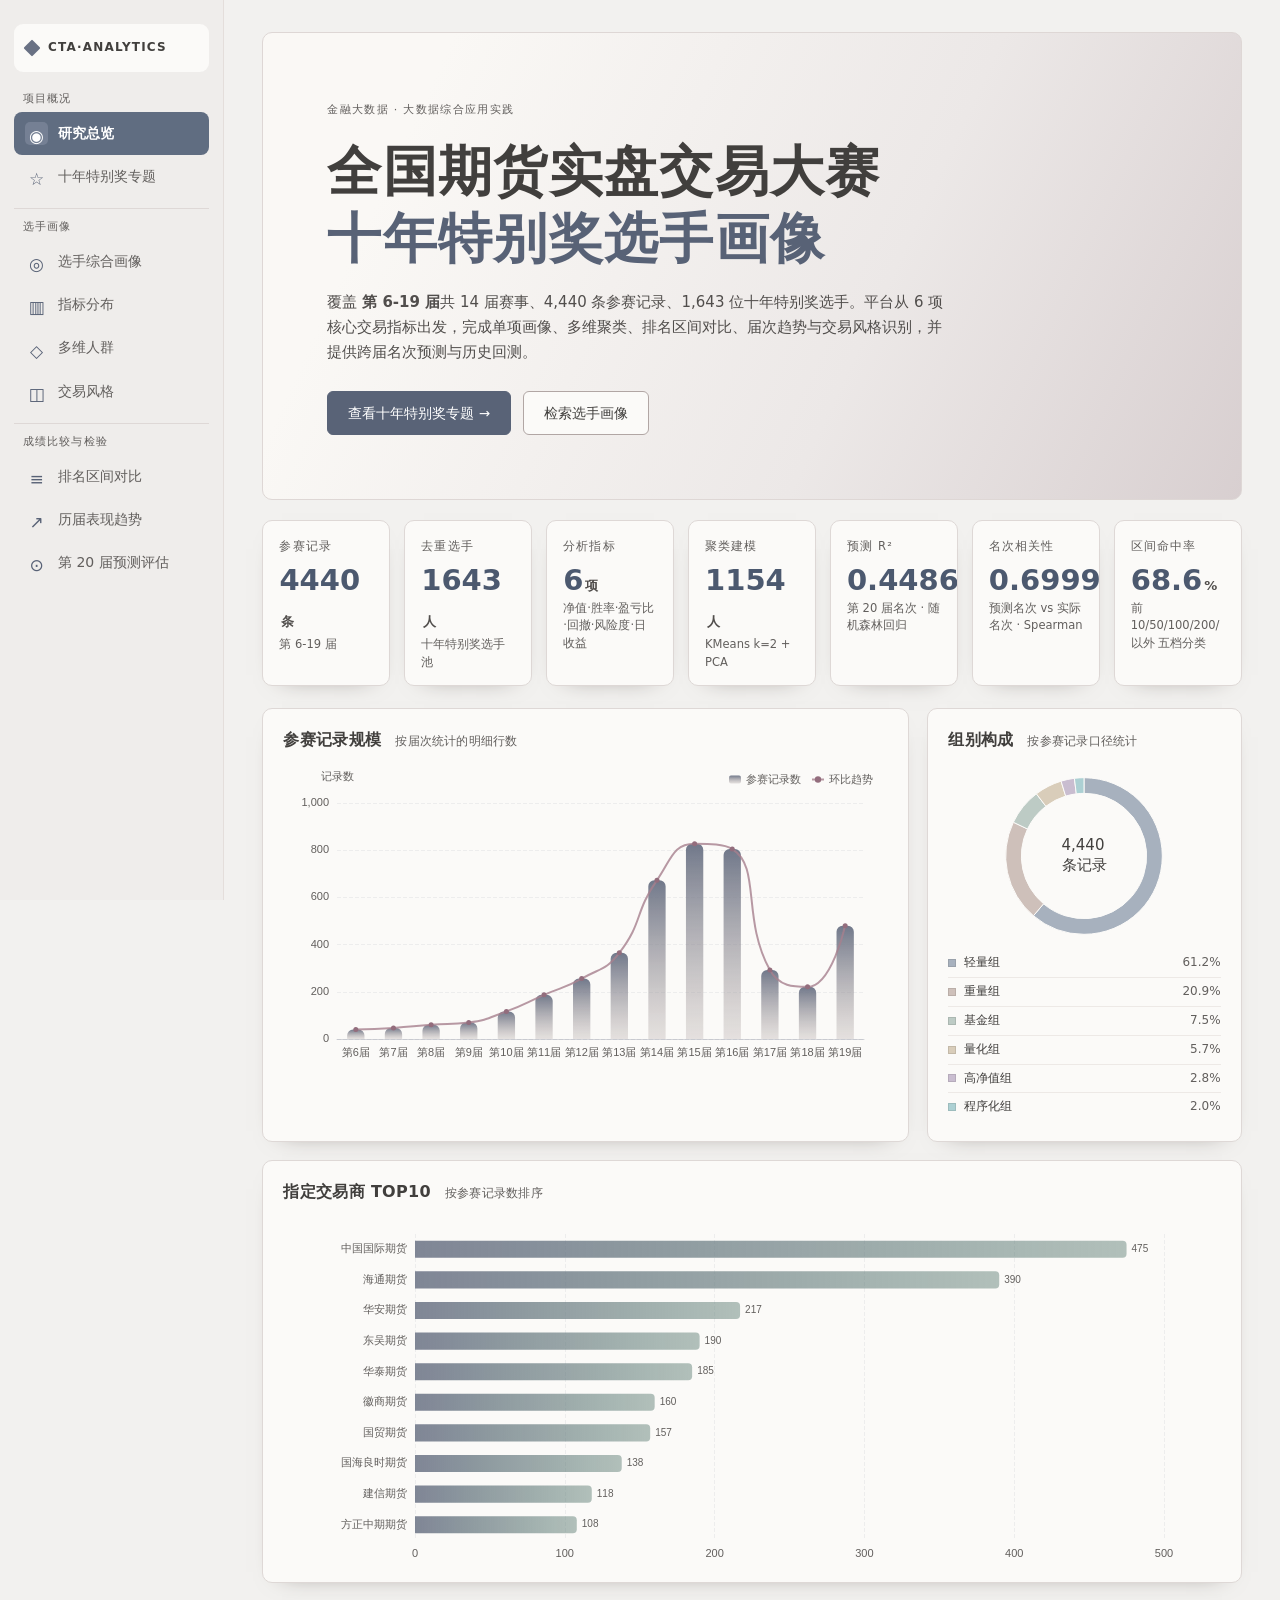
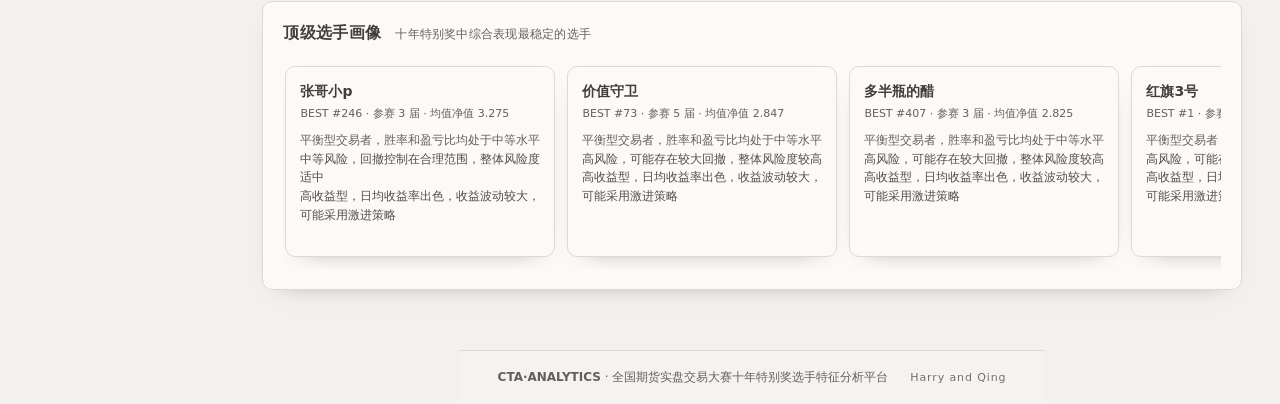
<file: CTA.ANALYTICS/可视化平台/index.html>
<!DOCTYPE html>
<html lang="zh-CN">
<head>
<meta charset="UTF-8">
<meta name="viewport" content="width=device-width, initial-scale=1.0">
<title>总览 · 全国期货实盘交易大赛 · 十年特别奖选手特征分析平台</title>
<link rel="stylesheet" href="assets/css/style.css">
</head>
<body>
<div class="page-shell">
  <aside class="sidebar">
    <a class="brand" href="index.html"><span class="brand-mark" aria-hidden="true"></span><span class="brand-txt">CTA·ANALYTICS</span></a>
    <button class="directory-toggle" type="button" aria-controls="module-directory" aria-expanded="false">
      <span aria-hidden="true">☰</span><span>目录</span>
    </button>
    <nav id="module-directory" class="page-nav" aria-label="分析目录">
      <div class="directory-group"><p>项目概况</p>
        <a href="index.html" aria-current="page"><span class="directory-icon" aria-hidden="true">◉</span>研究总览</a>
        <a href="award.html"><span class="directory-icon" aria-hidden="true">☆</span>十年特别奖专题</a>
      </div>
      <div class="directory-group"><p>选手画像</p>
        <a href="players.html"><span class="directory-icon" aria-hidden="true">◎</span>选手综合画像</a>
        <a href="single.html"><span class="directory-icon" aria-hidden="true">▥</span>指标分布</a>
        <a href="cluster.html"><span class="directory-icon" aria-hidden="true">◇</span>多维人群</a>
        <a href="style.html"><span class="directory-icon" aria-hidden="true">◫</span>交易风格</a>
      </div>
      <div class="directory-group"><p>成绩比较与检验</p>
        <a href="rank.html"><span class="directory-icon" aria-hidden="true">≡</span>排名区间对比</a>
        <a href="trend.html"><span class="directory-icon" aria-hidden="true">↗</span>历届表现趋势</a>
        <a href="predict.html"><span class="directory-icon" aria-hidden="true">⊙</span>第 20 届预测评估</a>
      </div>
    </nav>
  </aside>
  <div class="page-body">
    <main id="content">
<section id="hero" class="section hero">
  <div class="hero-head">
    <div class="tag">金融大数据 · 大数据综合应用实践</div>
    <h1>全国期货实盘交易大赛<br><span class="grad">十年特别奖选手画像</span></h1>
    <p class="lede" id="heroLede"></p>
    <div class="hero-actions">
      <a class="btn primary" href="award.html">查看十年特别奖专题 →</a>
      <a class="btn" href="players.html">检索选手画像</a>
    </div>
  </div>

  <div class="kpi-grid" id="kpiGrid"></div>

  <div class="grid grid-3">
    <div class="card span-2">
      <div class="card-head">
        <h3>参赛记录规模</h3><span class="hint">按届次统计的明细行数</span>
      </div>
      <div class="chart" id="cEditionCount" style="height:300px"></div>
    </div>
    <div class="card">
      <div class="card-head"><h3>组别构成</h3><span class="hint">按参赛记录口径统计</span></div>
      <div class="chart" id="cGroups"></div>
    </div>
  </div>

  <div class="grid">
    <div class="card">
      <div class="card-head"><h3>指定交易商 TOP10</h3><span class="hint">按参赛记录数排序</span></div>
      <div class="chart" id="cDealers" style="height:340px"></div>
    </div>
  </div>




  <div class="card">
    <div class="card-head">
      <h3>顶级选手画像</h3><span class="hint">十年特别奖中综合表现最稳定的选手</span>
    </div>
    <div class="top-scroll" id="topPlayers"></div>
  </div>
</section>
    </main>
    <footer class="foot">
      <div><b>CTA·ANALYTICS</b> · 全国期货实盘交易大赛十年特别奖选手特征分析平台</div>
      <span class="team-credit">Harry and Qing</span>
    </footer>
  </div>
</div>
<script src="assets/js/echarts.min.js"></script>
<script src="assets/data/data.js"></script>
<script src="assets/js/app.js"></script>
</body>
</html>
</file>
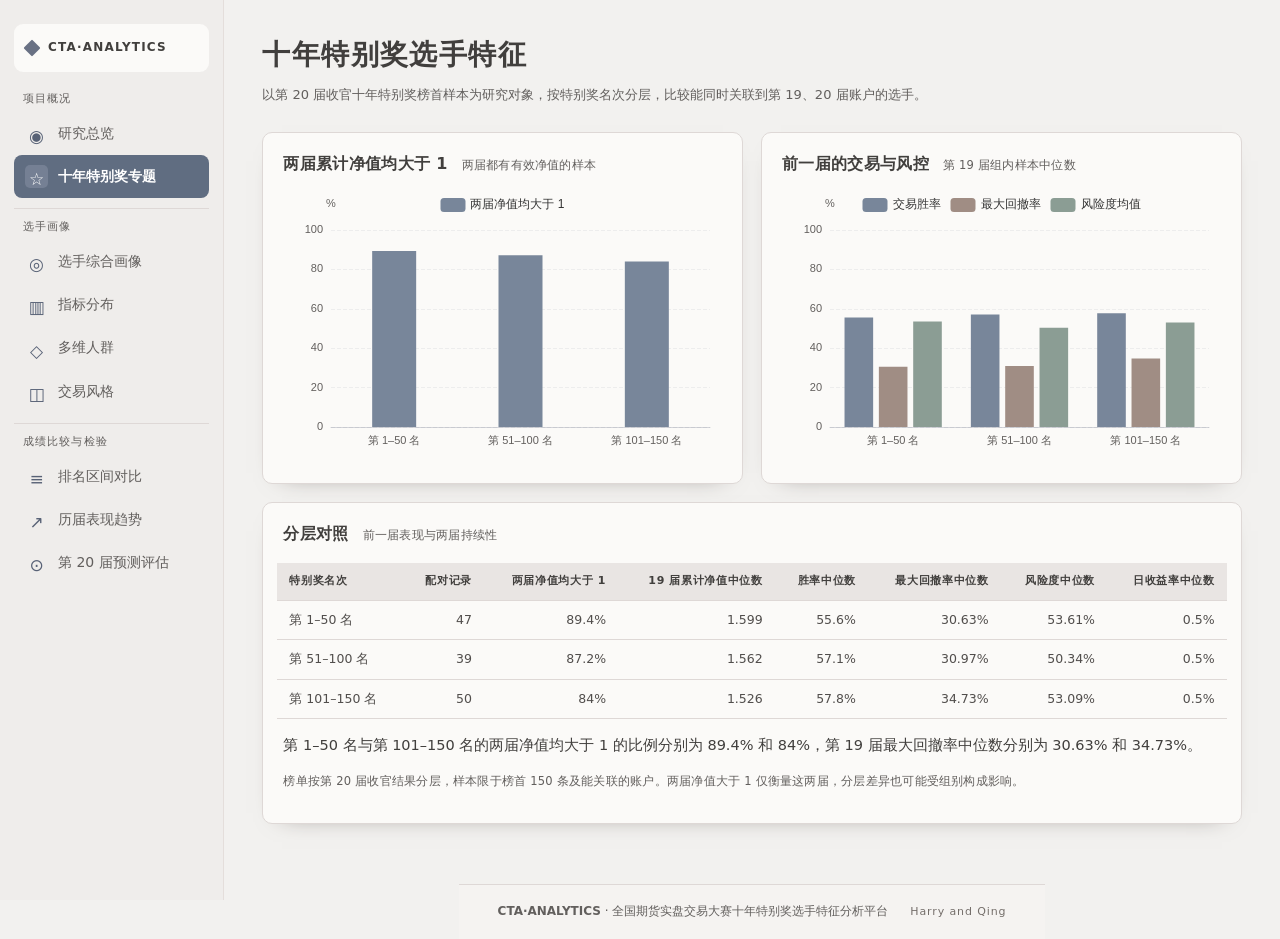
<file: CTA.ANALYTICS/可视化平台/award.html>
<!DOCTYPE html>
<html lang="zh-CN">
<head>
<meta charset="UTF-8">
<meta name="viewport" content="width=device-width, initial-scale=1.0">
<title>十年特别奖 · 全国期货实盘交易大赛 · 十年特别奖选手特征分析平台</title>
<link rel="stylesheet" href="assets/css/style.css">
</head>
<body>
<div class="page-shell">
  <aside class="sidebar">
    <a class="brand" href="index.html"><span class="brand-mark" aria-hidden="true"></span><span class="brand-txt">CTA·ANALYTICS</span></a>
    <button class="directory-toggle" type="button" aria-controls="module-directory" aria-expanded="false">
      <span aria-hidden="true">☰</span><span>目录</span>
    </button>
    <nav id="module-directory" class="page-nav" aria-label="分析目录">
      <div class="directory-group"><p>项目概况</p>
        <a href="index.html"><span class="directory-icon" aria-hidden="true">◉</span>研究总览</a>
        <a href="award.html" aria-current="page"><span class="directory-icon" aria-hidden="true">☆</span>十年特别奖专题</a>
      </div>
      <div class="directory-group"><p>选手画像</p>
        <a href="players.html"><span class="directory-icon" aria-hidden="true">◎</span>选手综合画像</a>
        <a href="single.html"><span class="directory-icon" aria-hidden="true">▥</span>指标分布</a>
        <a href="cluster.html"><span class="directory-icon" aria-hidden="true">◇</span>多维人群</a>
        <a href="style.html"><span class="directory-icon" aria-hidden="true">◫</span>交易风格</a>
      </div>
      <div class="directory-group"><p>成绩比较与检验</p>
        <a href="rank.html"><span class="directory-icon" aria-hidden="true">≡</span>排名区间对比</a>
        <a href="trend.html"><span class="directory-icon" aria-hidden="true">↗</span>历届表现趋势</a>
        <a href="predict.html"><span class="directory-icon" aria-hidden="true">⊙</span>第 20 届预测评估</a>
      </div>
    </nav>
  </aside>
  <div class="page-body">
    <main id="content">
<section class="section" id="award">
  <div class="sec-head">
    <div>
      <h2>十年特别奖选手特征</h2>
      <p>以第 20 届收官十年特别奖榜首样本为研究对象，按特别奖名次分层，比较能同时关联到第 19、20 届账户的选手。</p>
    </div>
  </div>
  <div class="grid grid-2">
    <article class="card">
      <div class="card-head"><h3>两届累计净值均大于 1</h3><span class="hint">两届都有有效净值的样本</span></div>
      <div id="cAwardStability" class="chart" style="height:270px"></div>
    </article>
    <article class="card">
      <div class="card-head"><h3>前一届的交易与风控</h3><span class="hint">第 19 届组内样本中位数</span></div>
      <div id="cAwardProfile" class="chart" style="height:270px"></div>
    </article>
  </div>
  <article class="card">
    <div class="card-head"><h3>分层对照</h3><span class="hint">前一届表现与两届持续性</span></div>
    <div class="table-wrap"><table class="dtable" id="awardTable"></table></div>
    <p id="awardFinding"></p>
    <p class="hint">榜单按第 20 届收官结果分层，样本限于榜首 150 条及能关联的账户。两届净值大于 1 仅衡量这两届，分层差异也可能受组别构成影响。</p>
  </article>
</section>
    </main>
    <footer class="foot">
      <div><b>CTA·ANALYTICS</b> · 全国期货实盘交易大赛十年特别奖选手特征分析平台</div>
      <span class="team-credit">Harry and Qing</span>
    </footer>
  </div>
</div>
<script src="assets/js/echarts.min.js"></script>
<script src="assets/data/data.js"></script>
<script src="assets/js/app.js"></script>
</body>
</html>
</file>
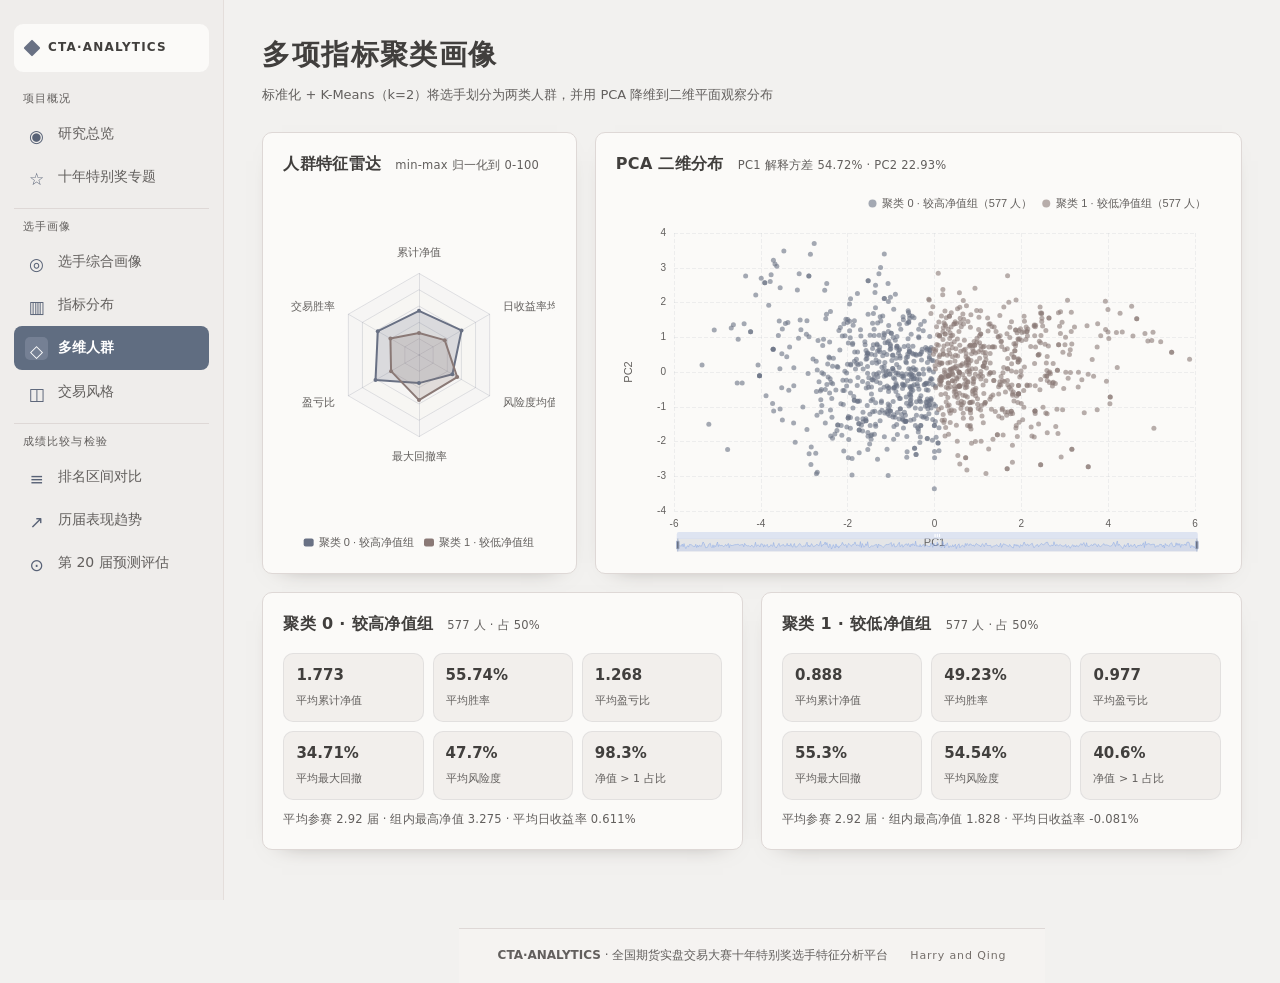
<file: CTA.ANALYTICS/可视化平台/cluster.html>
<!DOCTYPE html>
<html lang="zh-CN">
<head>
<meta charset="UTF-8">
<meta name="viewport" content="width=device-width, initial-scale=1.0">
<title>多维聚类 · 全国期货实盘交易大赛 · 十年特别奖选手特征分析平台</title>
<link rel="stylesheet" href="assets/css/style.css">
</head>
<body>
<div class="page-shell">
  <aside class="sidebar">
    <a class="brand" href="index.html"><span class="brand-mark" aria-hidden="true"></span><span class="brand-txt">CTA·ANALYTICS</span></a>
    <button class="directory-toggle" type="button" aria-controls="module-directory" aria-expanded="false">
      <span aria-hidden="true">☰</span><span>目录</span>
    </button>
    <nav id="module-directory" class="page-nav" aria-label="分析目录">
      <div class="directory-group"><p>项目概况</p>
        <a href="index.html"><span class="directory-icon" aria-hidden="true">◉</span>研究总览</a>
        <a href="award.html"><span class="directory-icon" aria-hidden="true">☆</span>十年特别奖专题</a>
      </div>
      <div class="directory-group"><p>选手画像</p>
        <a href="players.html"><span class="directory-icon" aria-hidden="true">◎</span>选手综合画像</a>
        <a href="single.html"><span class="directory-icon" aria-hidden="true">▥</span>指标分布</a>
        <a href="cluster.html" aria-current="page"><span class="directory-icon" aria-hidden="true">◇</span>多维人群</a>
        <a href="style.html"><span class="directory-icon" aria-hidden="true">◫</span>交易风格</a>
      </div>
      <div class="directory-group"><p>成绩比较与检验</p>
        <a href="rank.html"><span class="directory-icon" aria-hidden="true">≡</span>排名区间对比</a>
        <a href="trend.html"><span class="directory-icon" aria-hidden="true">↗</span>历届表现趋势</a>
        <a href="predict.html"><span class="directory-icon" aria-hidden="true">⊙</span>第 20 届预测评估</a>
      </div>
    </nav>
  </aside>
  <div class="page-body">
    <main id="content">
<section id="cluster" class="section">
  <div class="sec-head">
    <div>
      <h2>多项指标聚类画像</h2>
      <p>标准化 + K-Means（k=2）将选手划分为两类人群，并用 PCA 降维到二维平面观察分布</p>
    </div>
  </div>

  <div class="grid grid-3">
    <div class="card">
      <div class="card-head"><h3>人群特征雷达</h3><span class="hint">min-max 归一化到 0-100</span></div>
      <div class="chart" id="cRadarCluster" style="height:360px"></div>
    </div>
    <div class="card span-2">
      <div class="card-head">
        <h3>PCA 二维分布</h3><span class="hint" id="pcaHint"></span>
      </div>
      <div class="chart" id="cPca" style="height:360px"></div>
    </div>
  </div>

  <div class="grid grid-2" id="clusterProfiles"></div>
</section>
    </main>
    <footer class="foot">
      <div><b>CTA·ANALYTICS</b> · 全国期货实盘交易大赛十年特别奖选手特征分析平台</div>
      <span class="team-credit">Harry and Qing</span>
    </footer>
  </div>
</div>
<script src="assets/js/echarts.min.js"></script>
<script src="assets/data/data.js"></script>
<script src="assets/js/app.js"></script>
</body>
</html>
</file>
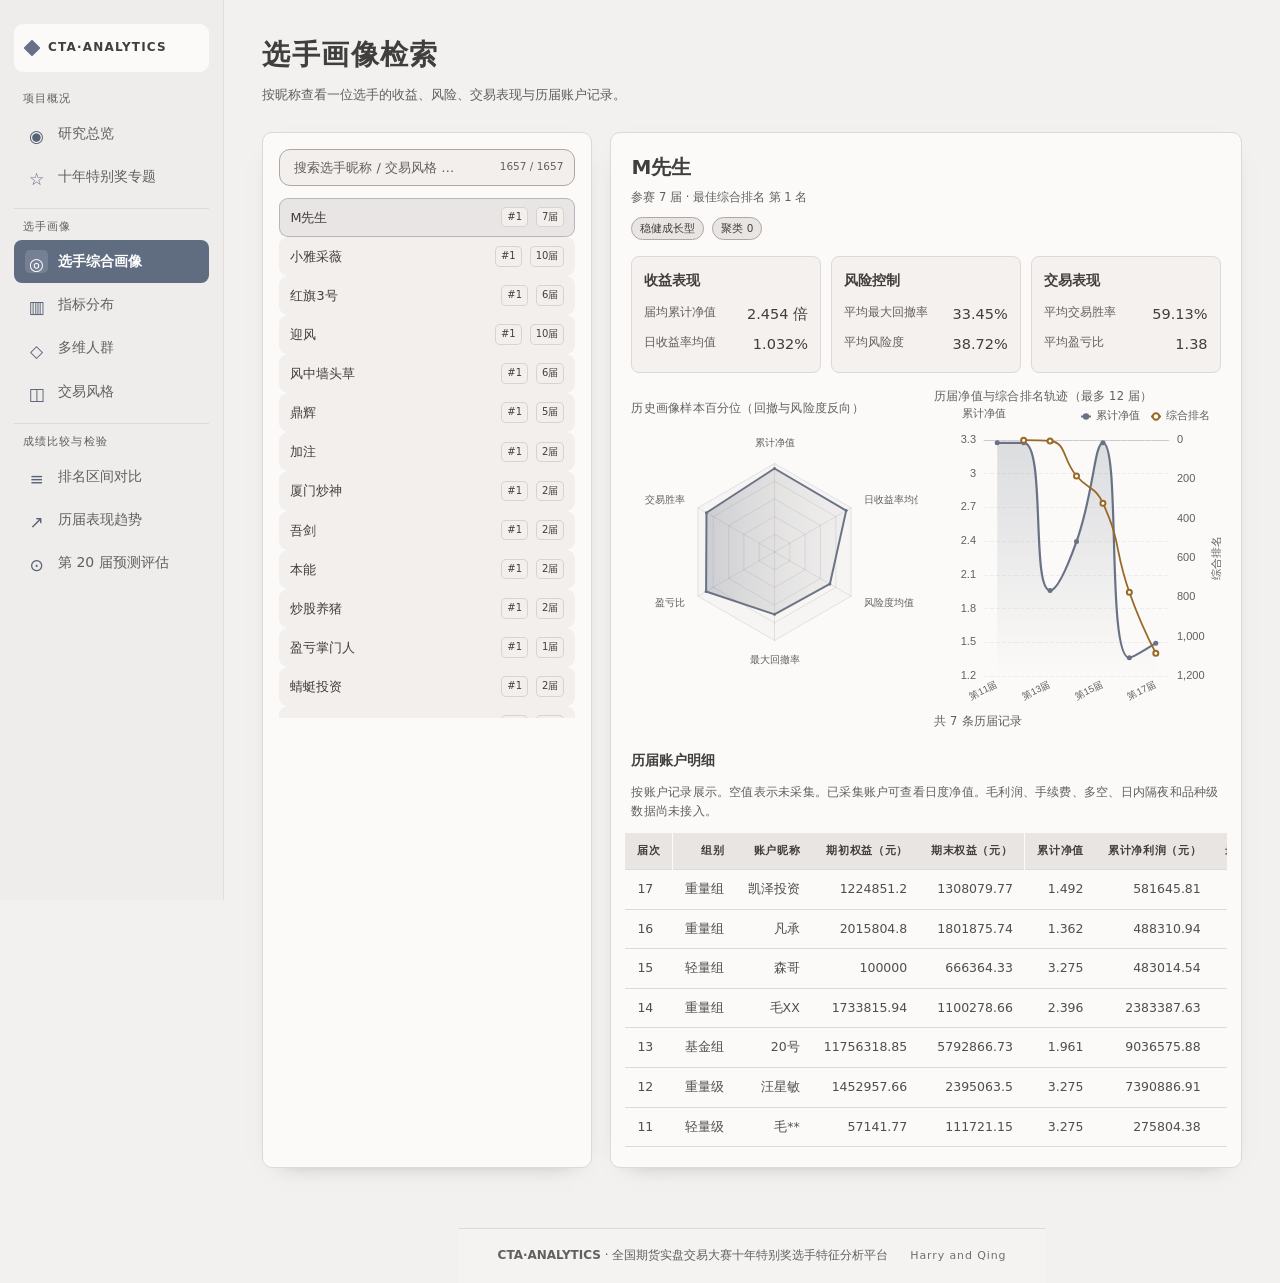
<file: CTA.ANALYTICS/可视化平台/players.html>
<!DOCTYPE html>
<html lang="zh-CN">
<head>
<meta charset="UTF-8">
<meta name="viewport" content="width=device-width, initial-scale=1.0">
<title>选手画像 · 全国期货实盘交易大赛 · 十年特别奖选手特征分析平台</title>
<link rel="stylesheet" href="assets/css/style.css">
</head>
<body>
<div class="page-shell">
  <aside class="sidebar">
    <a class="brand" href="index.html"><span class="brand-mark" aria-hidden="true"></span><span class="brand-txt">CTA·ANALYTICS</span></a>
    <button class="directory-toggle" type="button" aria-controls="module-directory" aria-expanded="false">
      <span aria-hidden="true">☰</span><span>目录</span>
    </button>
    <nav id="module-directory" class="page-nav" aria-label="分析目录">
      <div class="directory-group"><p>项目概况</p>
        <a href="index.html"><span class="directory-icon" aria-hidden="true">◉</span>研究总览</a>
        <a href="award.html"><span class="directory-icon" aria-hidden="true">☆</span>十年特别奖专题</a>
      </div>
      <div class="directory-group"><p>选手画像</p>
        <a href="players.html" aria-current="page"><span class="directory-icon" aria-hidden="true">◎</span>选手综合画像</a>
        <a href="single.html"><span class="directory-icon" aria-hidden="true">▥</span>指标分布</a>
        <a href="cluster.html"><span class="directory-icon" aria-hidden="true">◇</span>多维人群</a>
        <a href="style.html"><span class="directory-icon" aria-hidden="true">◫</span>交易风格</a>
      </div>
      <div class="directory-group"><p>成绩比较与检验</p>
        <a href="rank.html"><span class="directory-icon" aria-hidden="true">≡</span>排名区间对比</a>
        <a href="trend.html"><span class="directory-icon" aria-hidden="true">↗</span>历届表现趋势</a>
        <a href="predict.html"><span class="directory-icon" aria-hidden="true">⊙</span>第 20 届预测评估</a>
      </div>
    </nav>
  </aside>
  <div class="page-body">
    <main id="content">
<section id="players" class="section">
  <div class="sec-head">
    <div>
      <h2>选手画像检索</h2>
      <p>按昵称查看一位选手的收益、风险、交易表现与历届账户记录。</p>
    </div>
  </div>

  <div class="player-wrap">
    <div class="card player-side">
      <div class="search">
        <input id="playerSearch" type="text" placeholder="搜索选手昵称 / 交易风格 …" autocomplete="off">
        <span class="search-count" id="playerCount"></span>
      </div>
      <ul class="player-list" id="playerList"></ul>
    </div>
    <div class="card player-main" id="playerDetail">
      <div class="empty">← 从左侧选择一位选手查看画像</div>
    </div>
  </div>
</section>
    </main>
    <footer class="foot">
      <div><b>CTA·ANALYTICS</b> · 全国期货实盘交易大赛十年特别奖选手特征分析平台</div>
      <span class="team-credit">Harry and Qing</span>
    </footer>
  </div>
</div>
<script src="assets/js/echarts.min.js"></script>
<script src="assets/data/data.js"></script>
<script src="assets/js/app.js"></script>
</body>
</html>
</file>
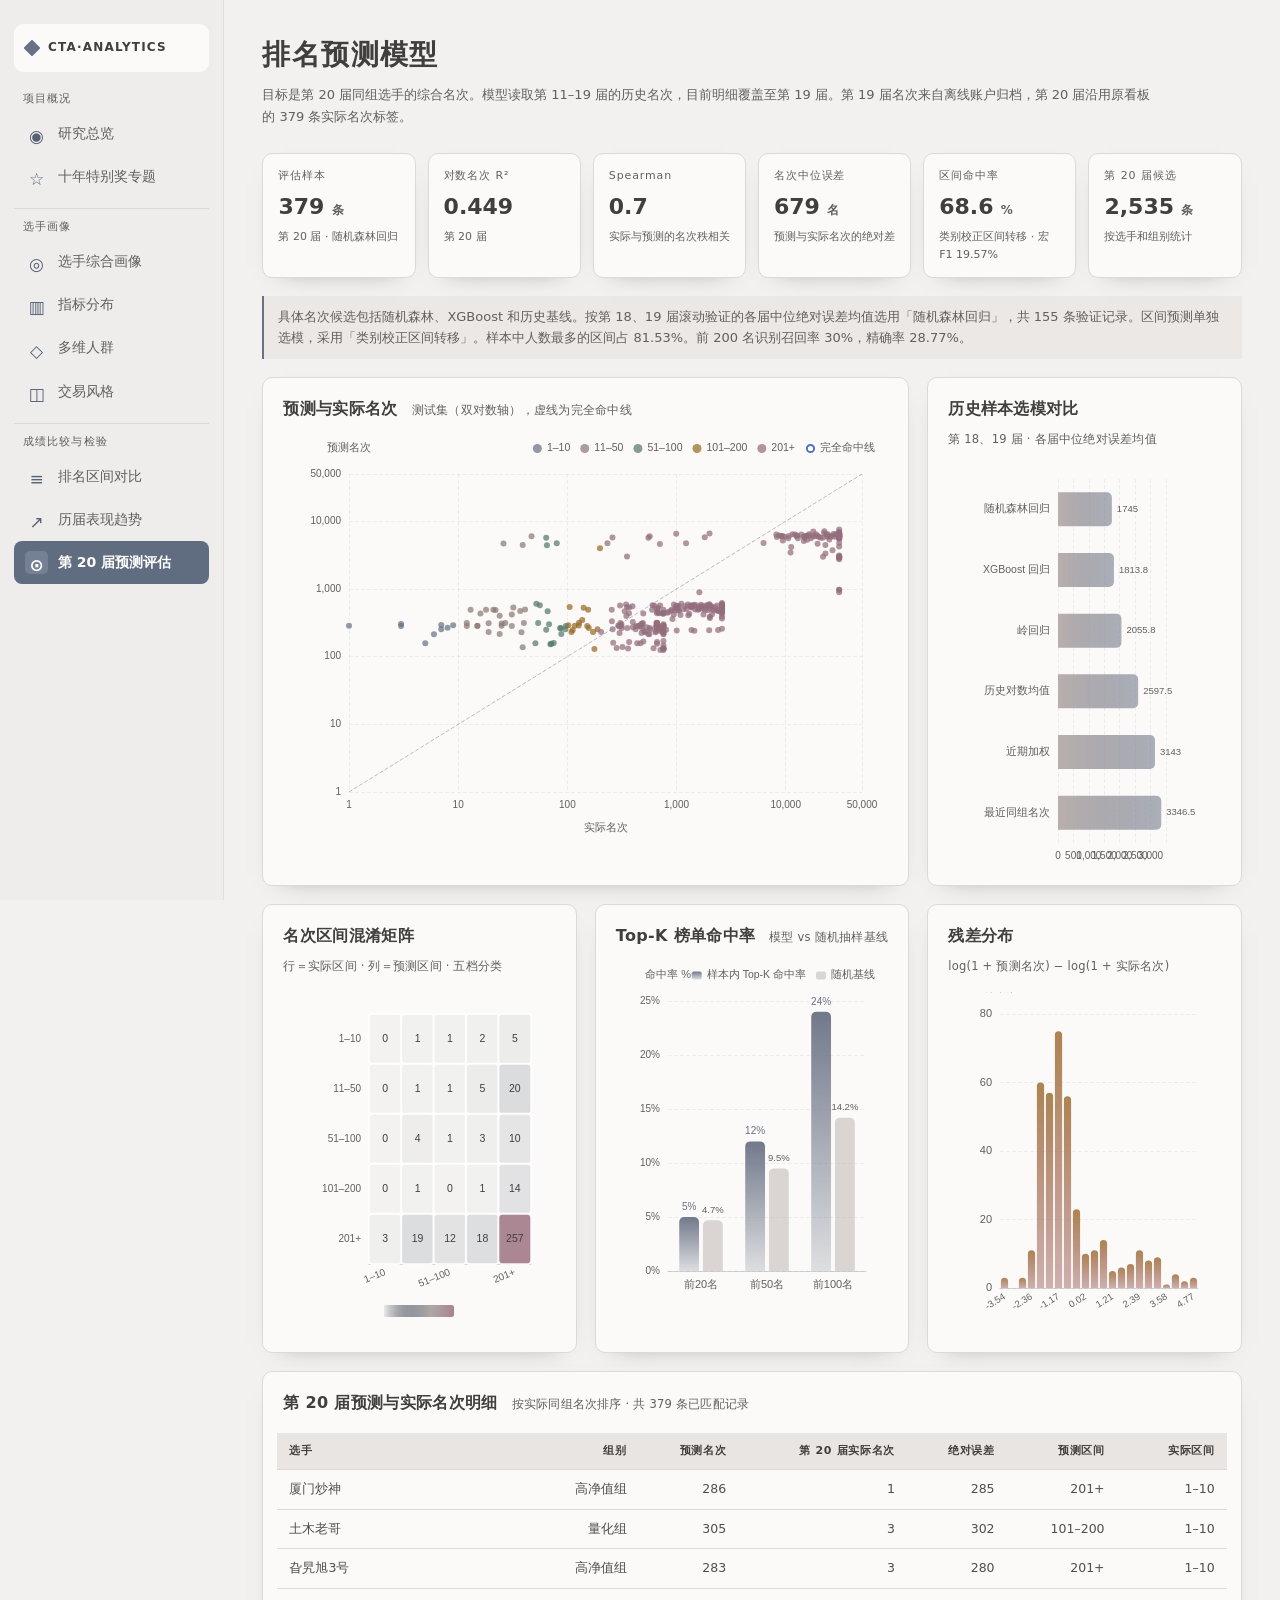
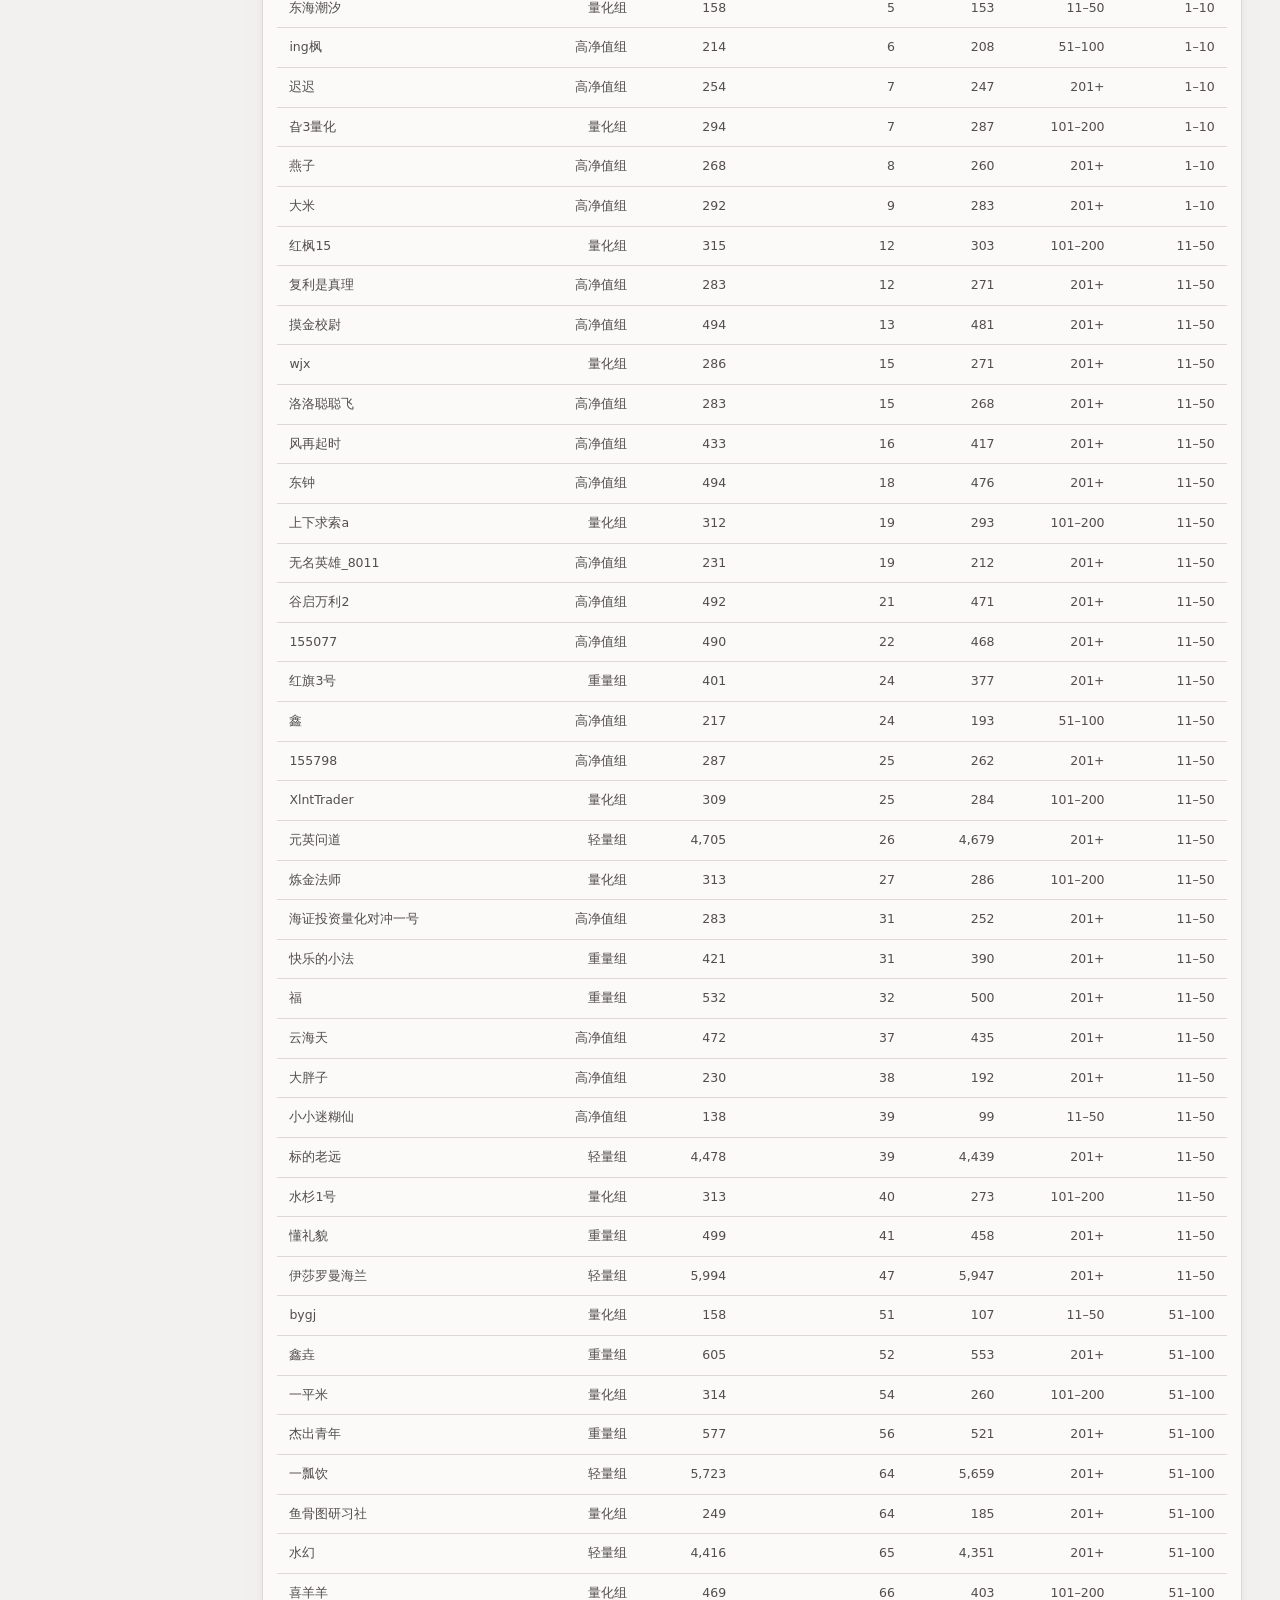
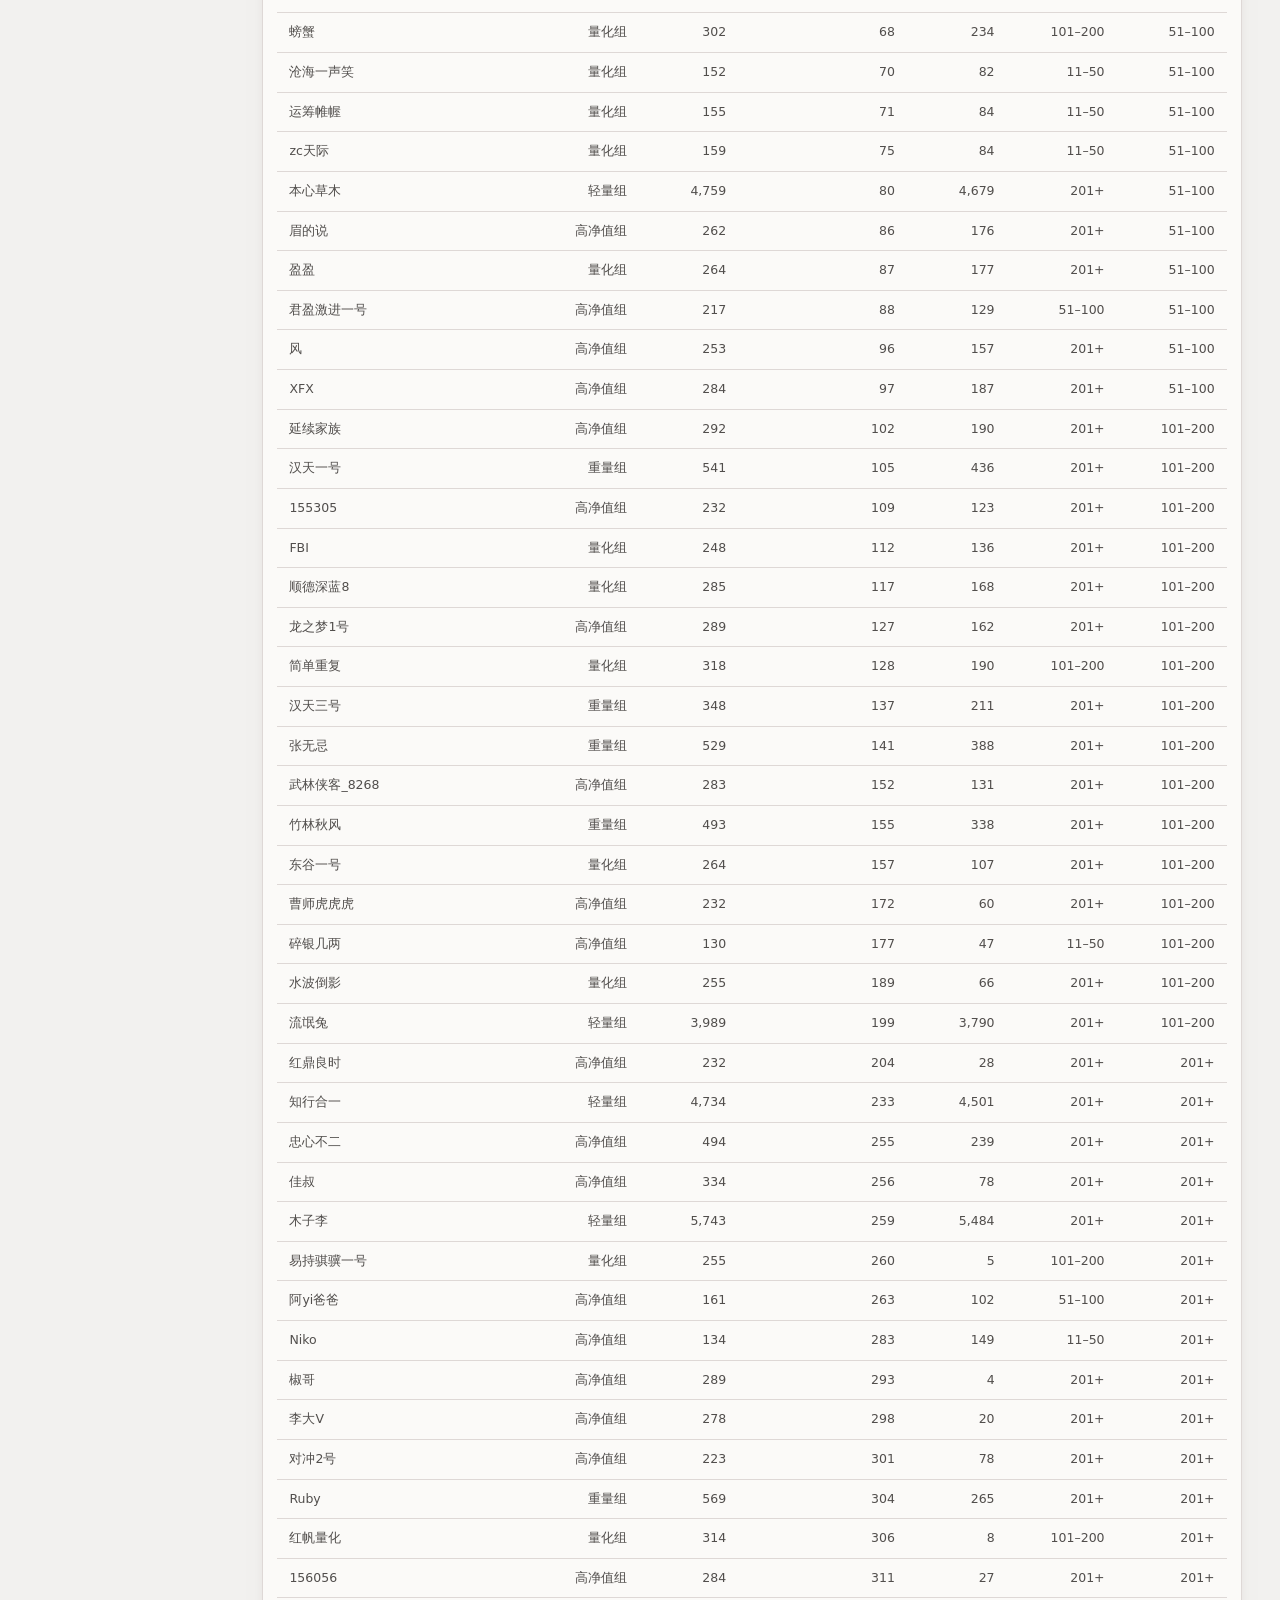
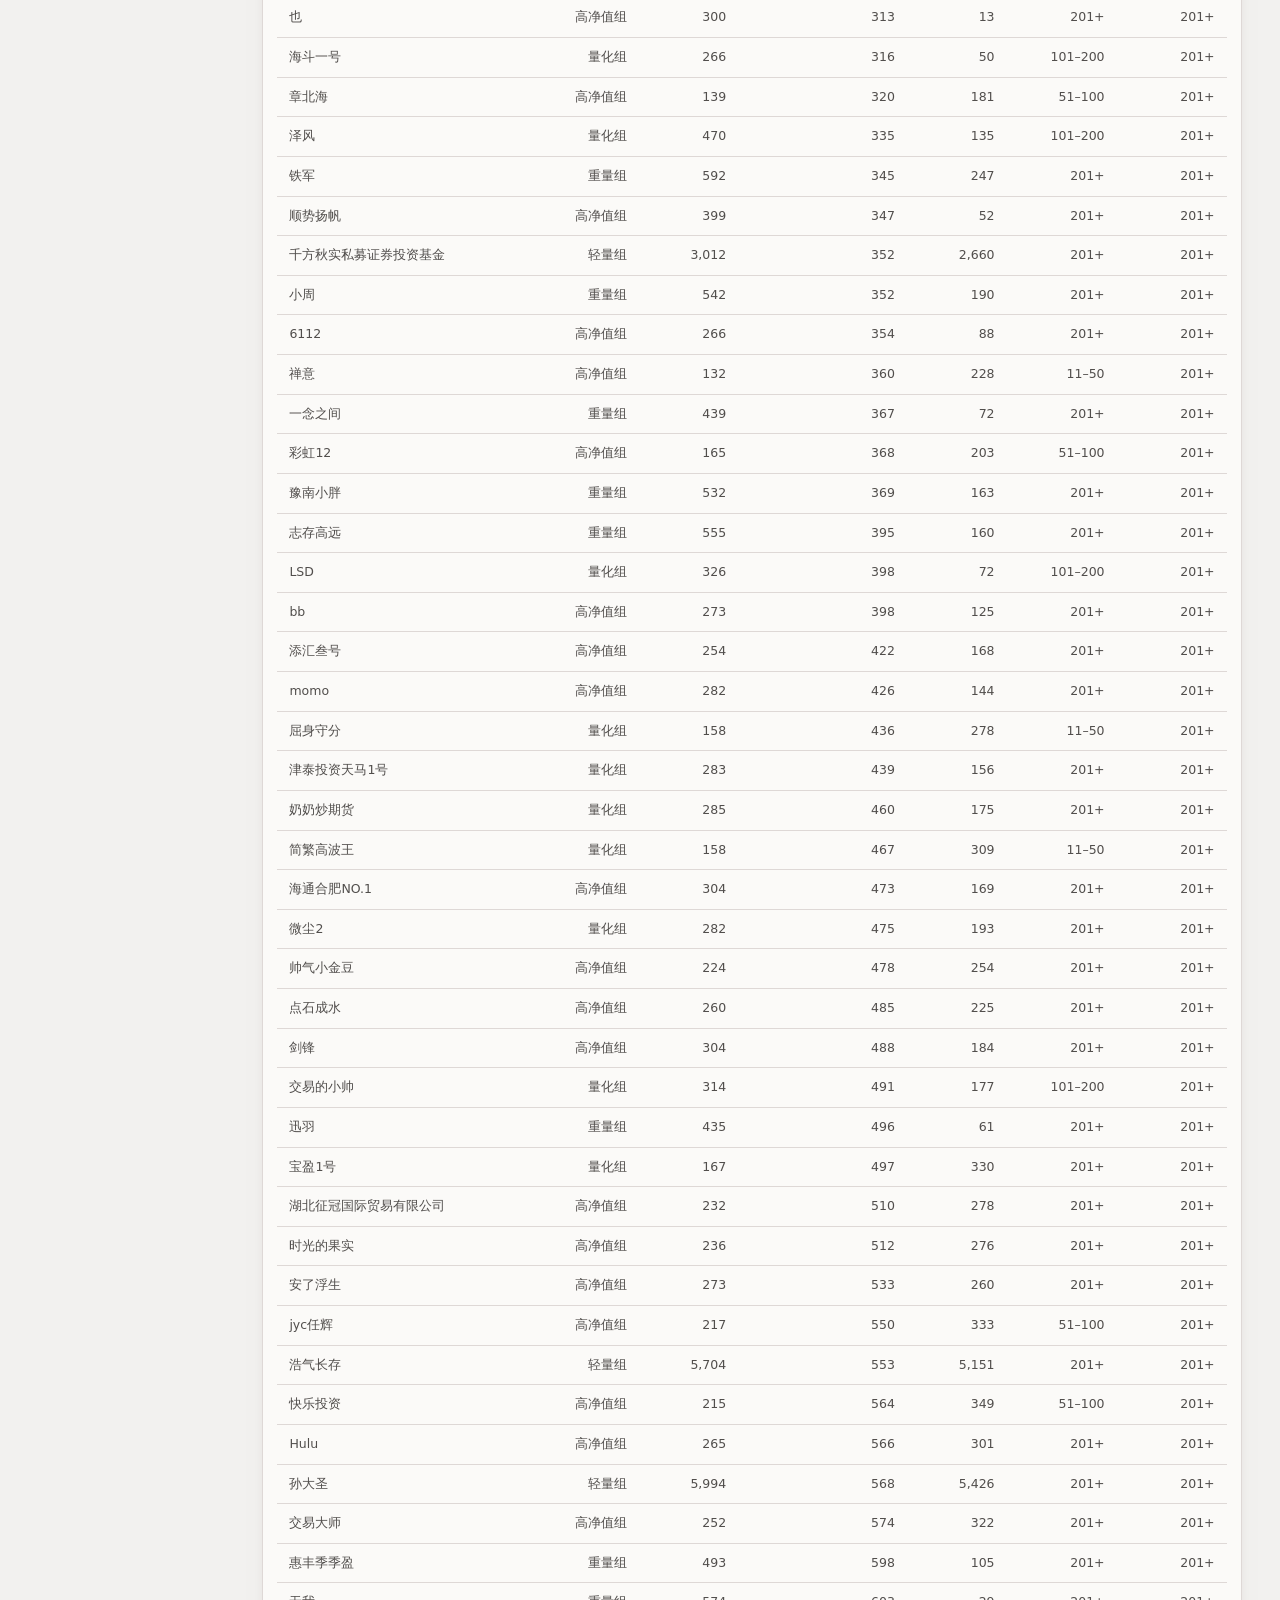
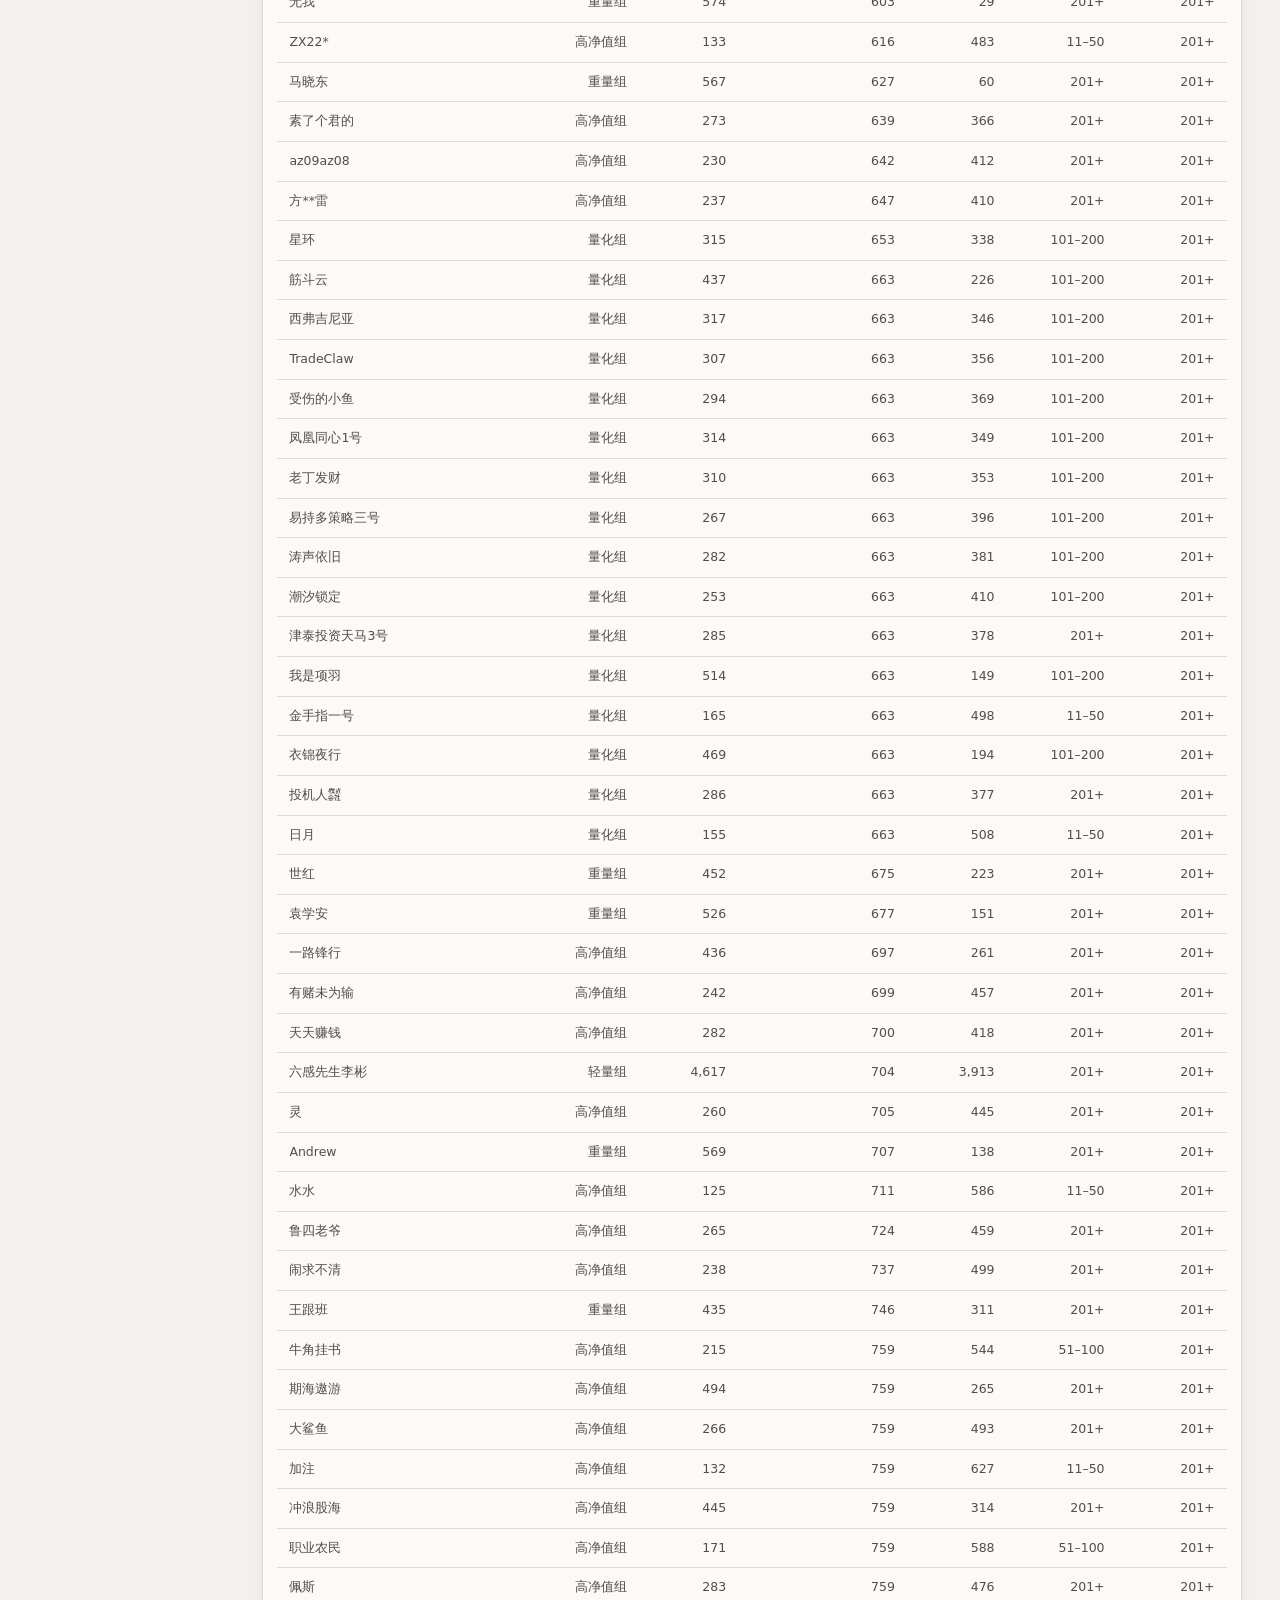
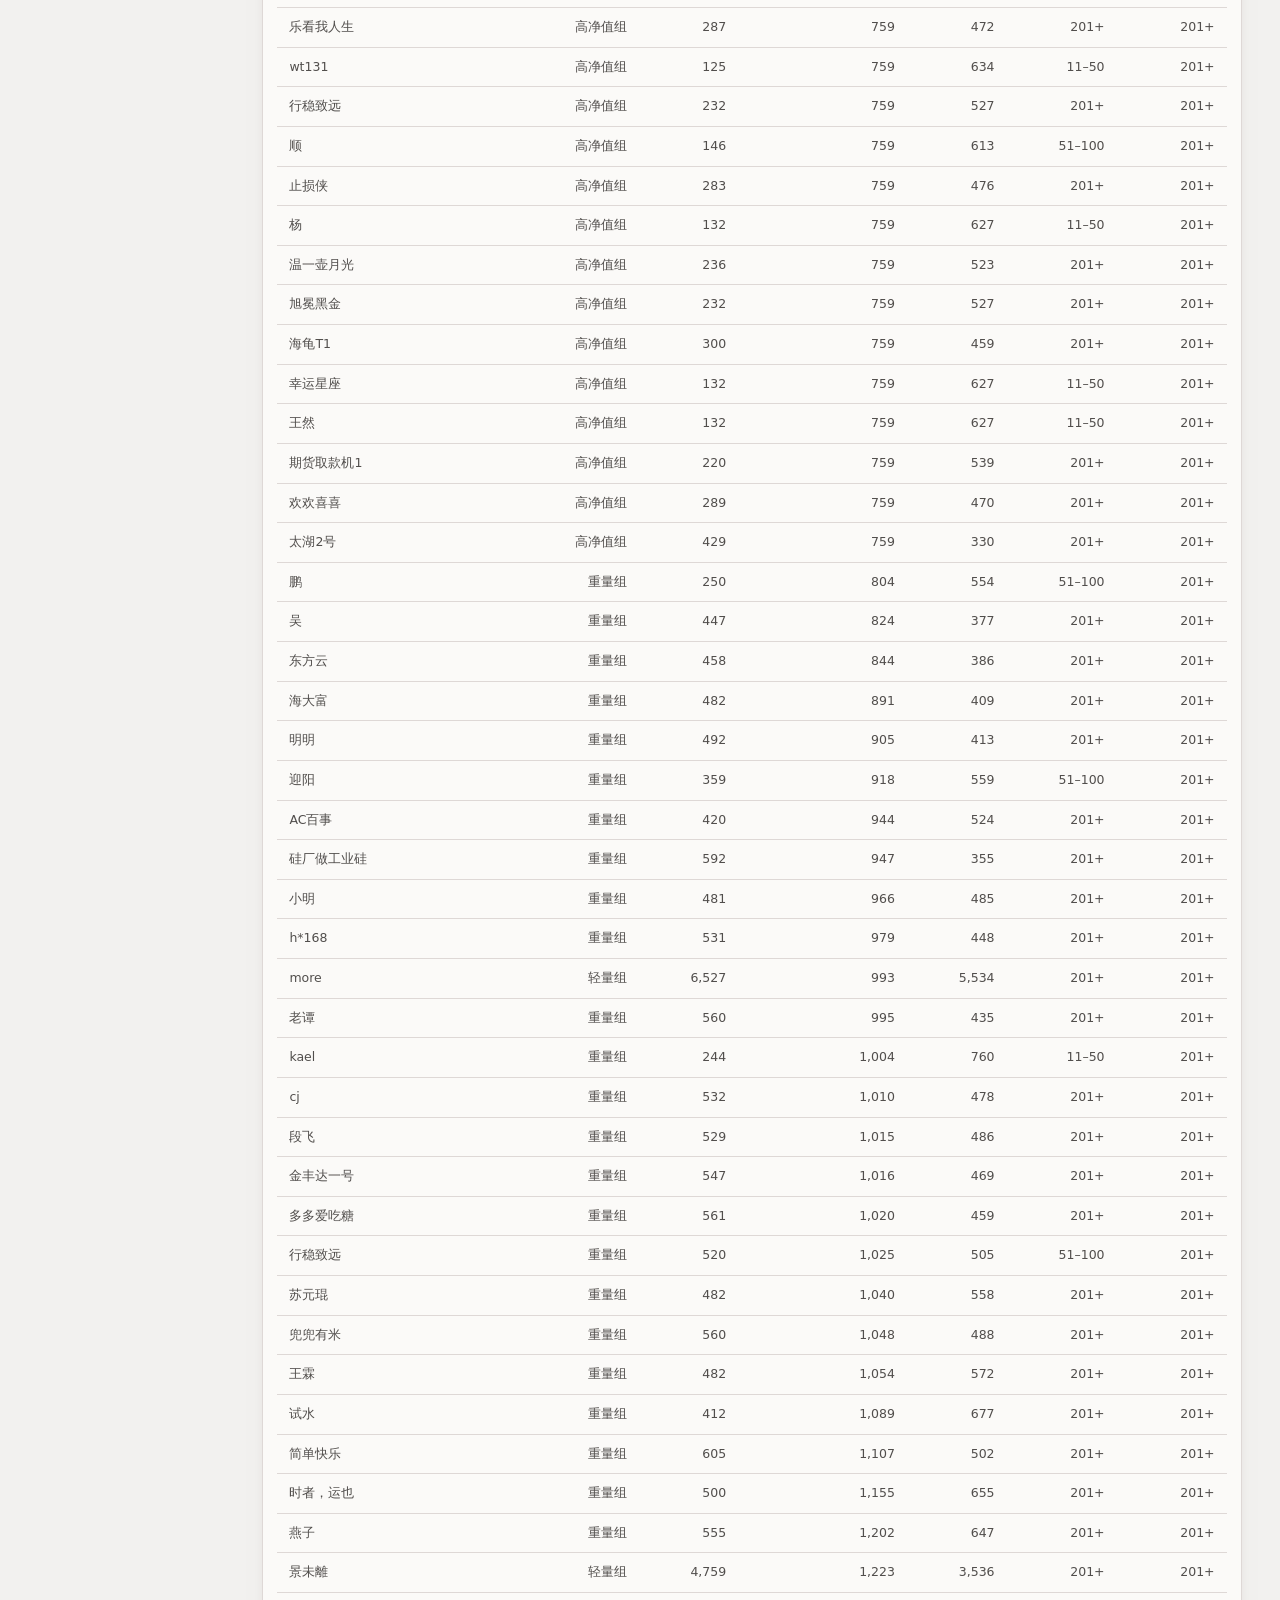
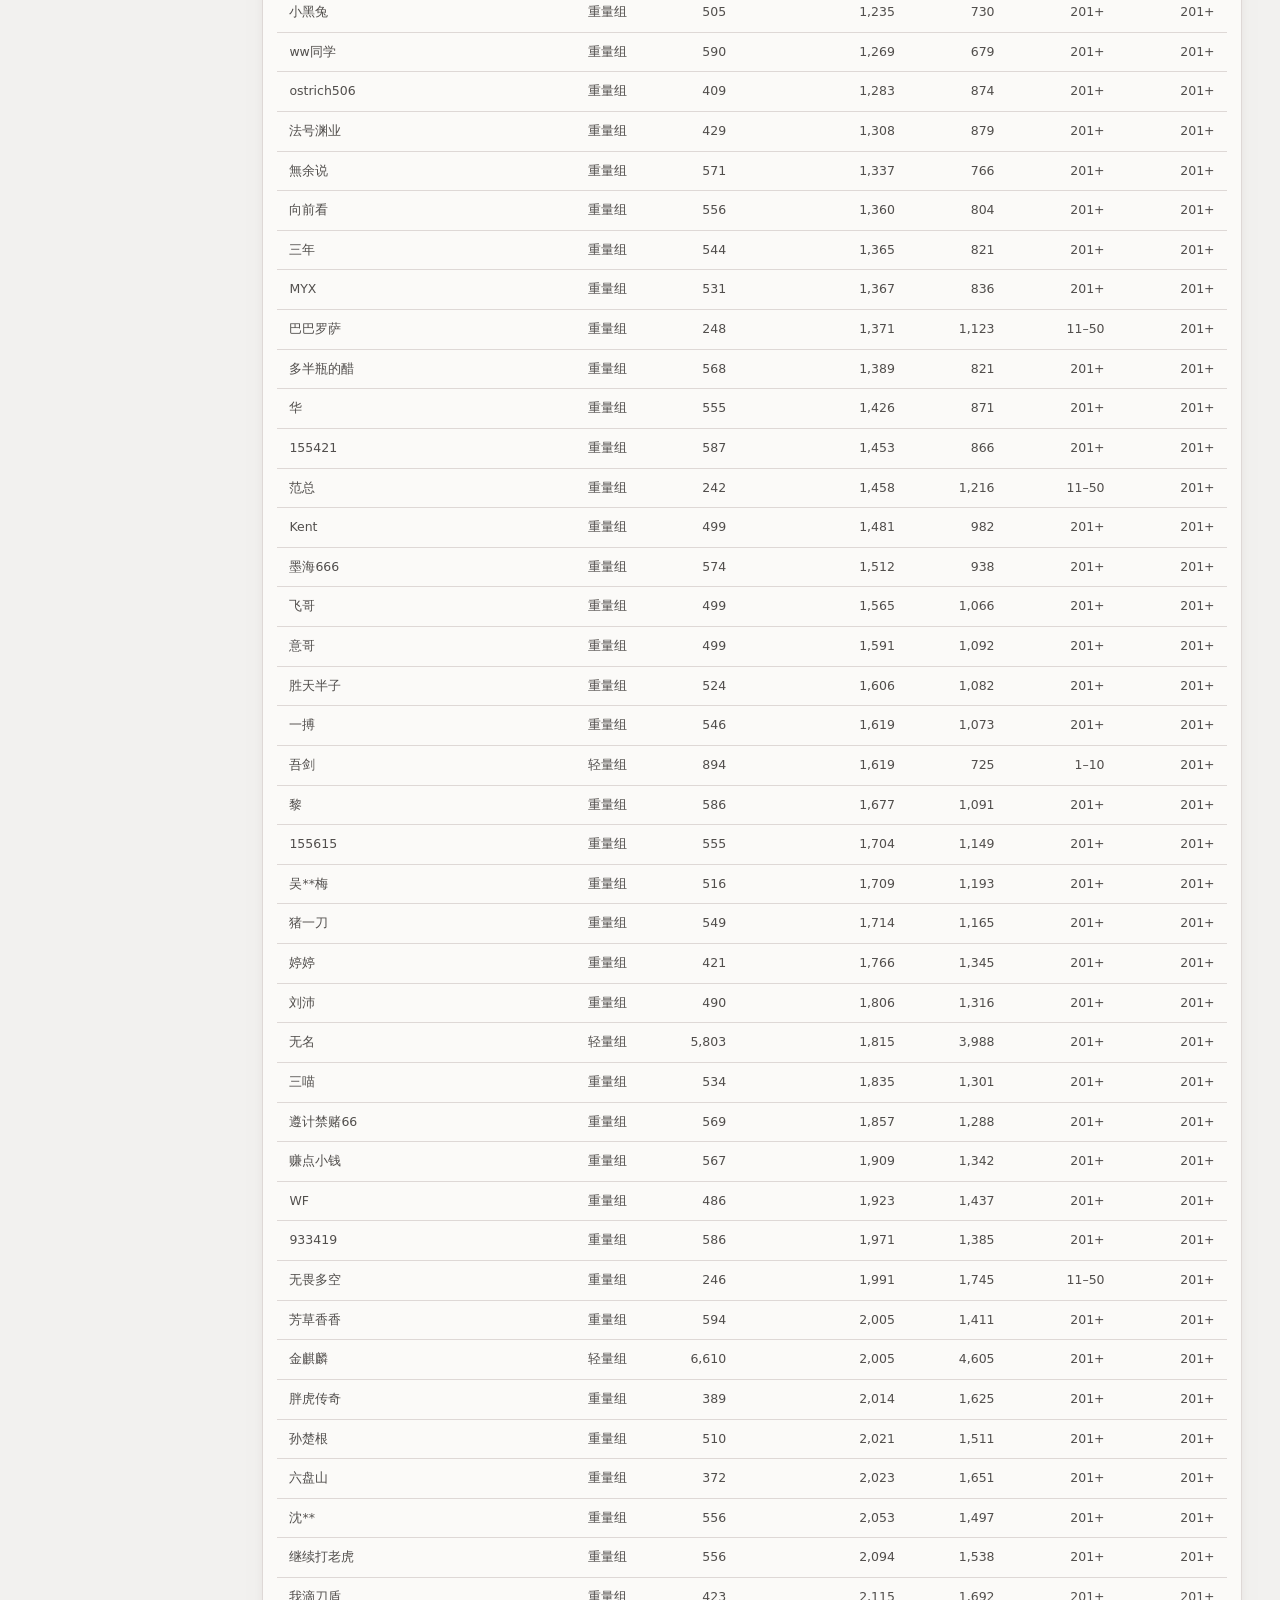
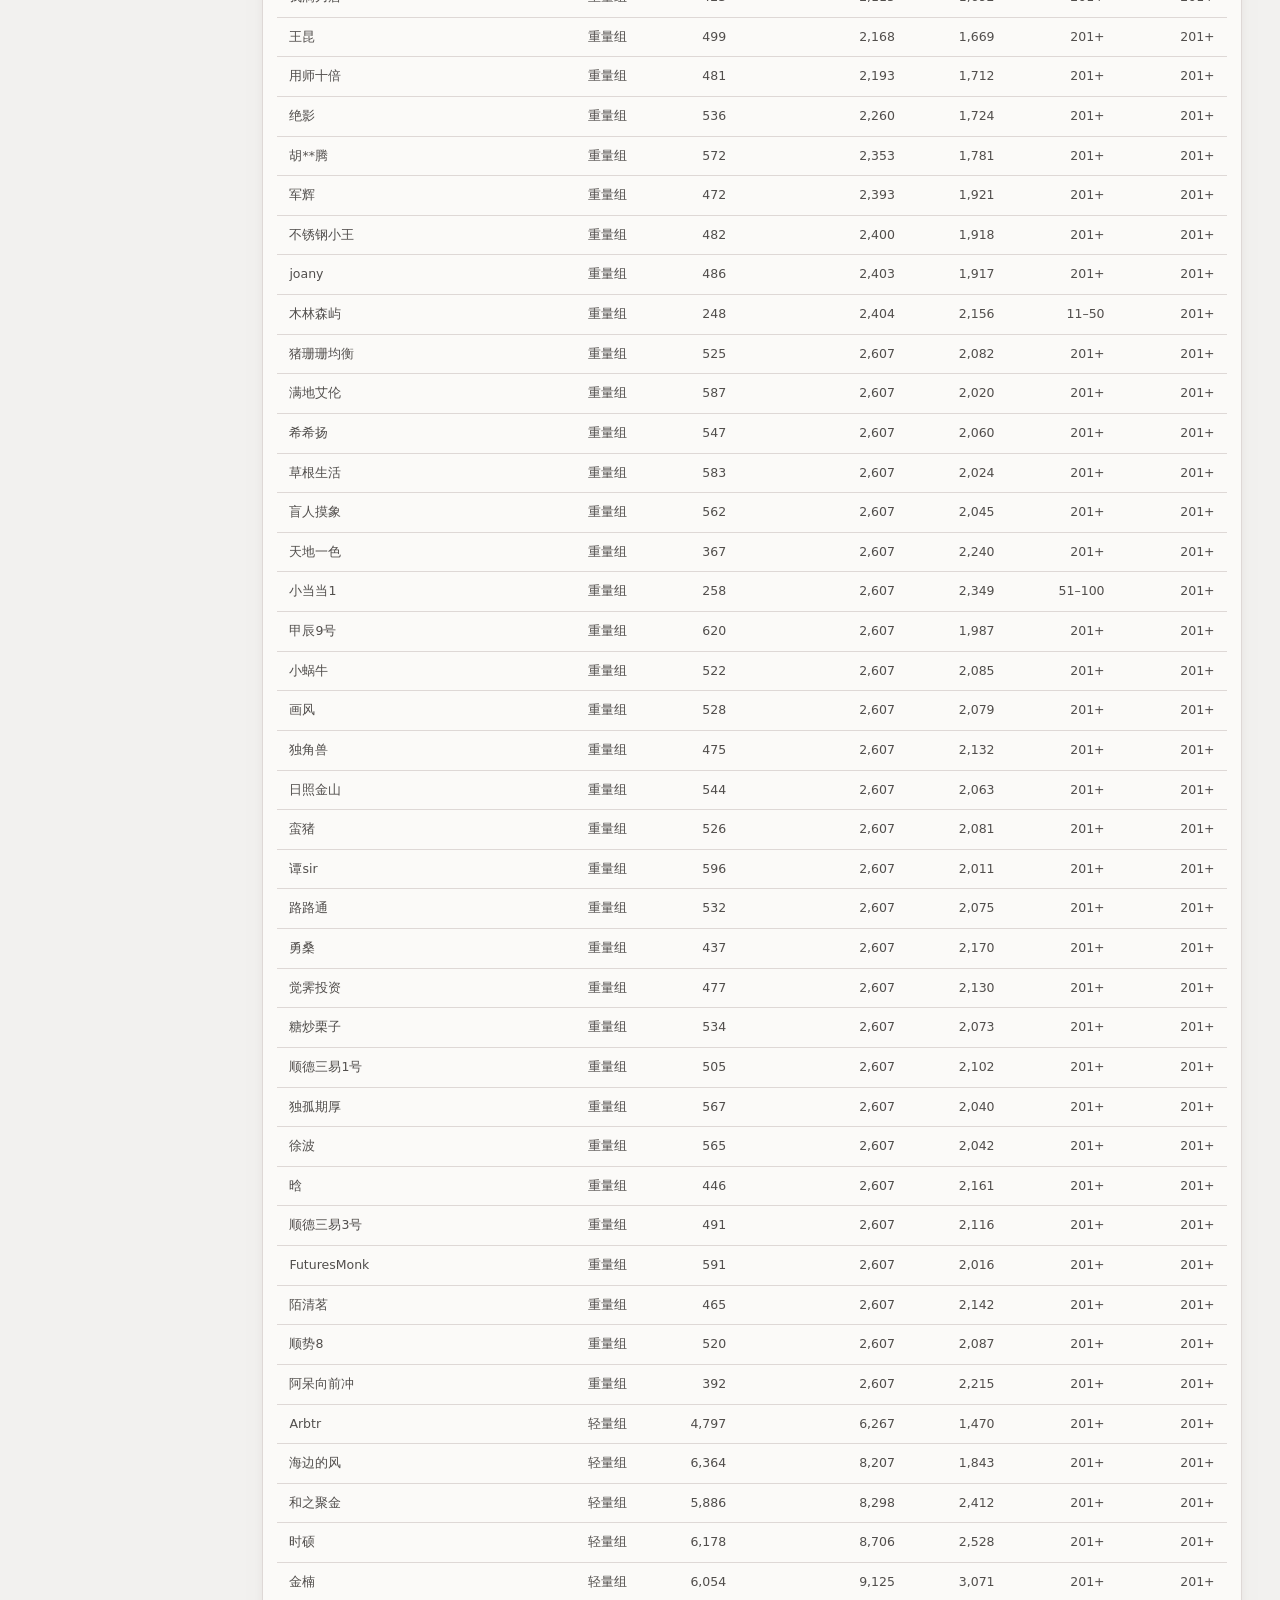
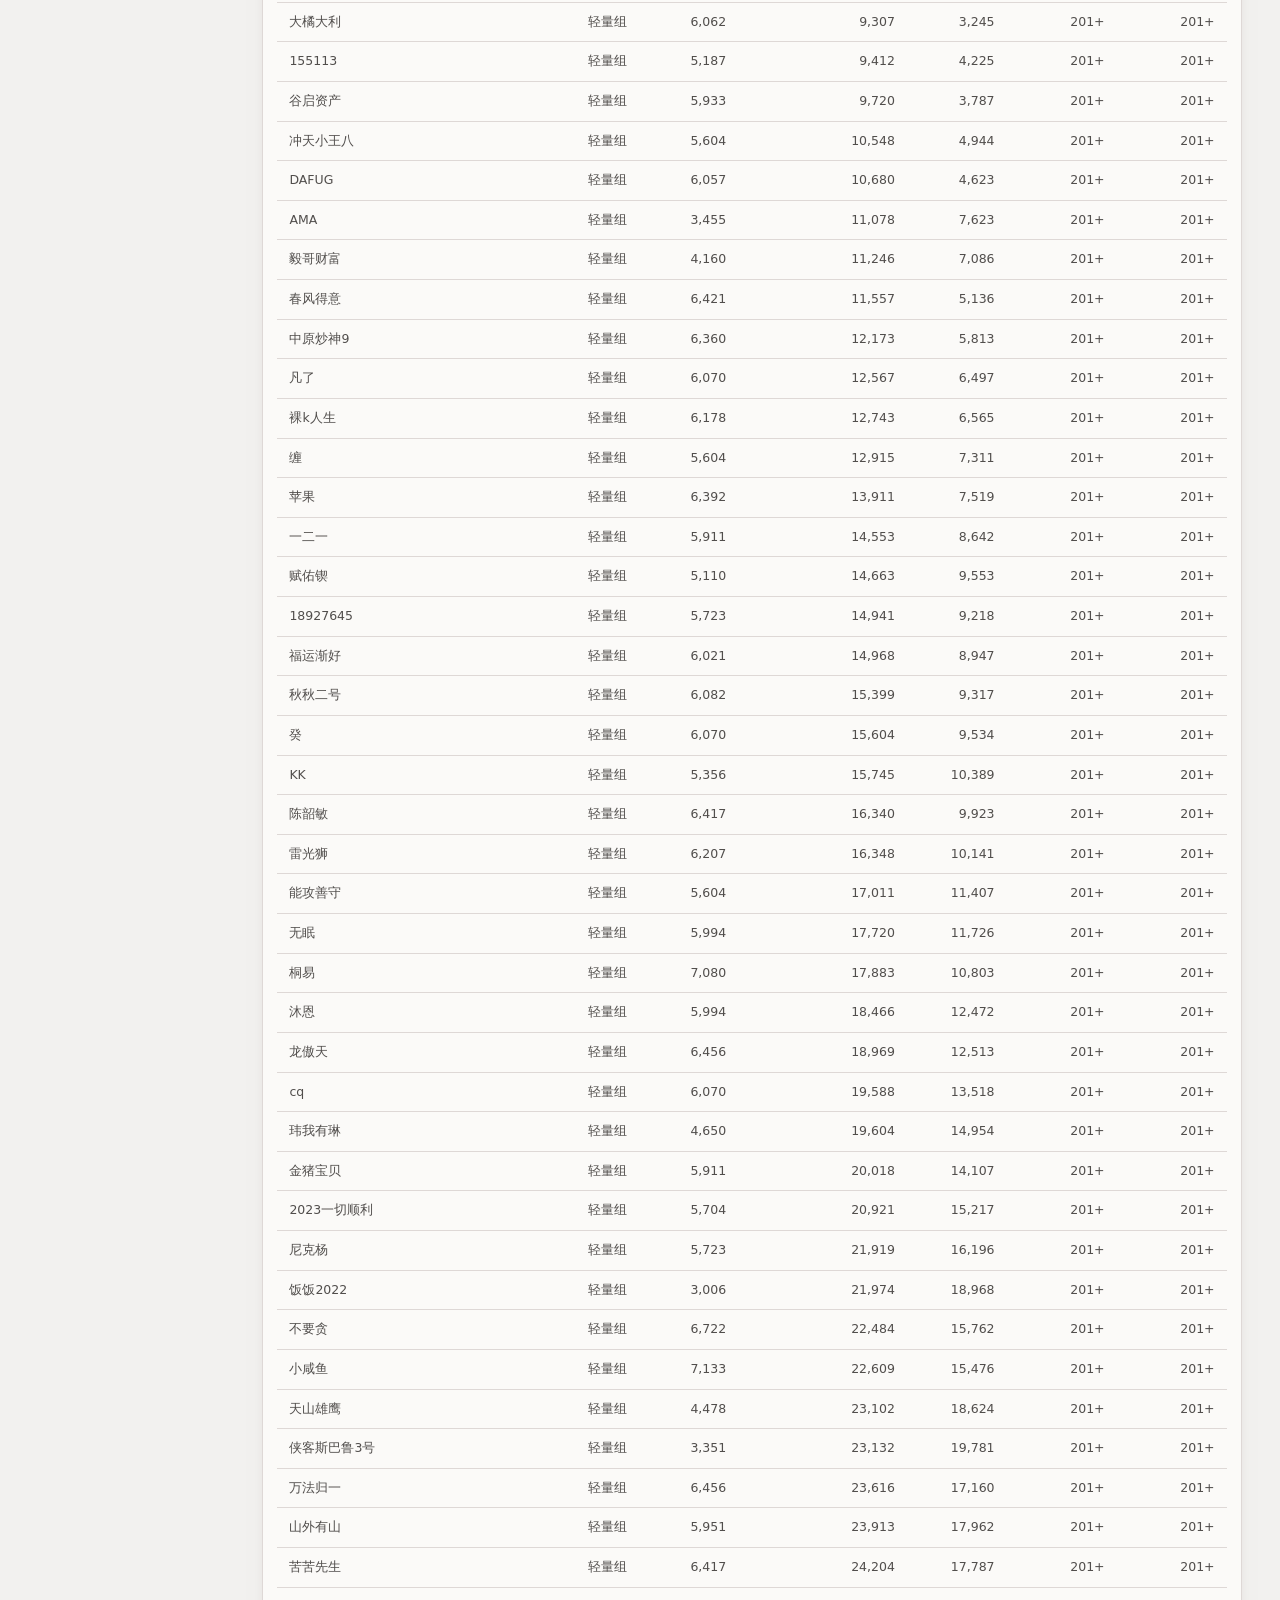
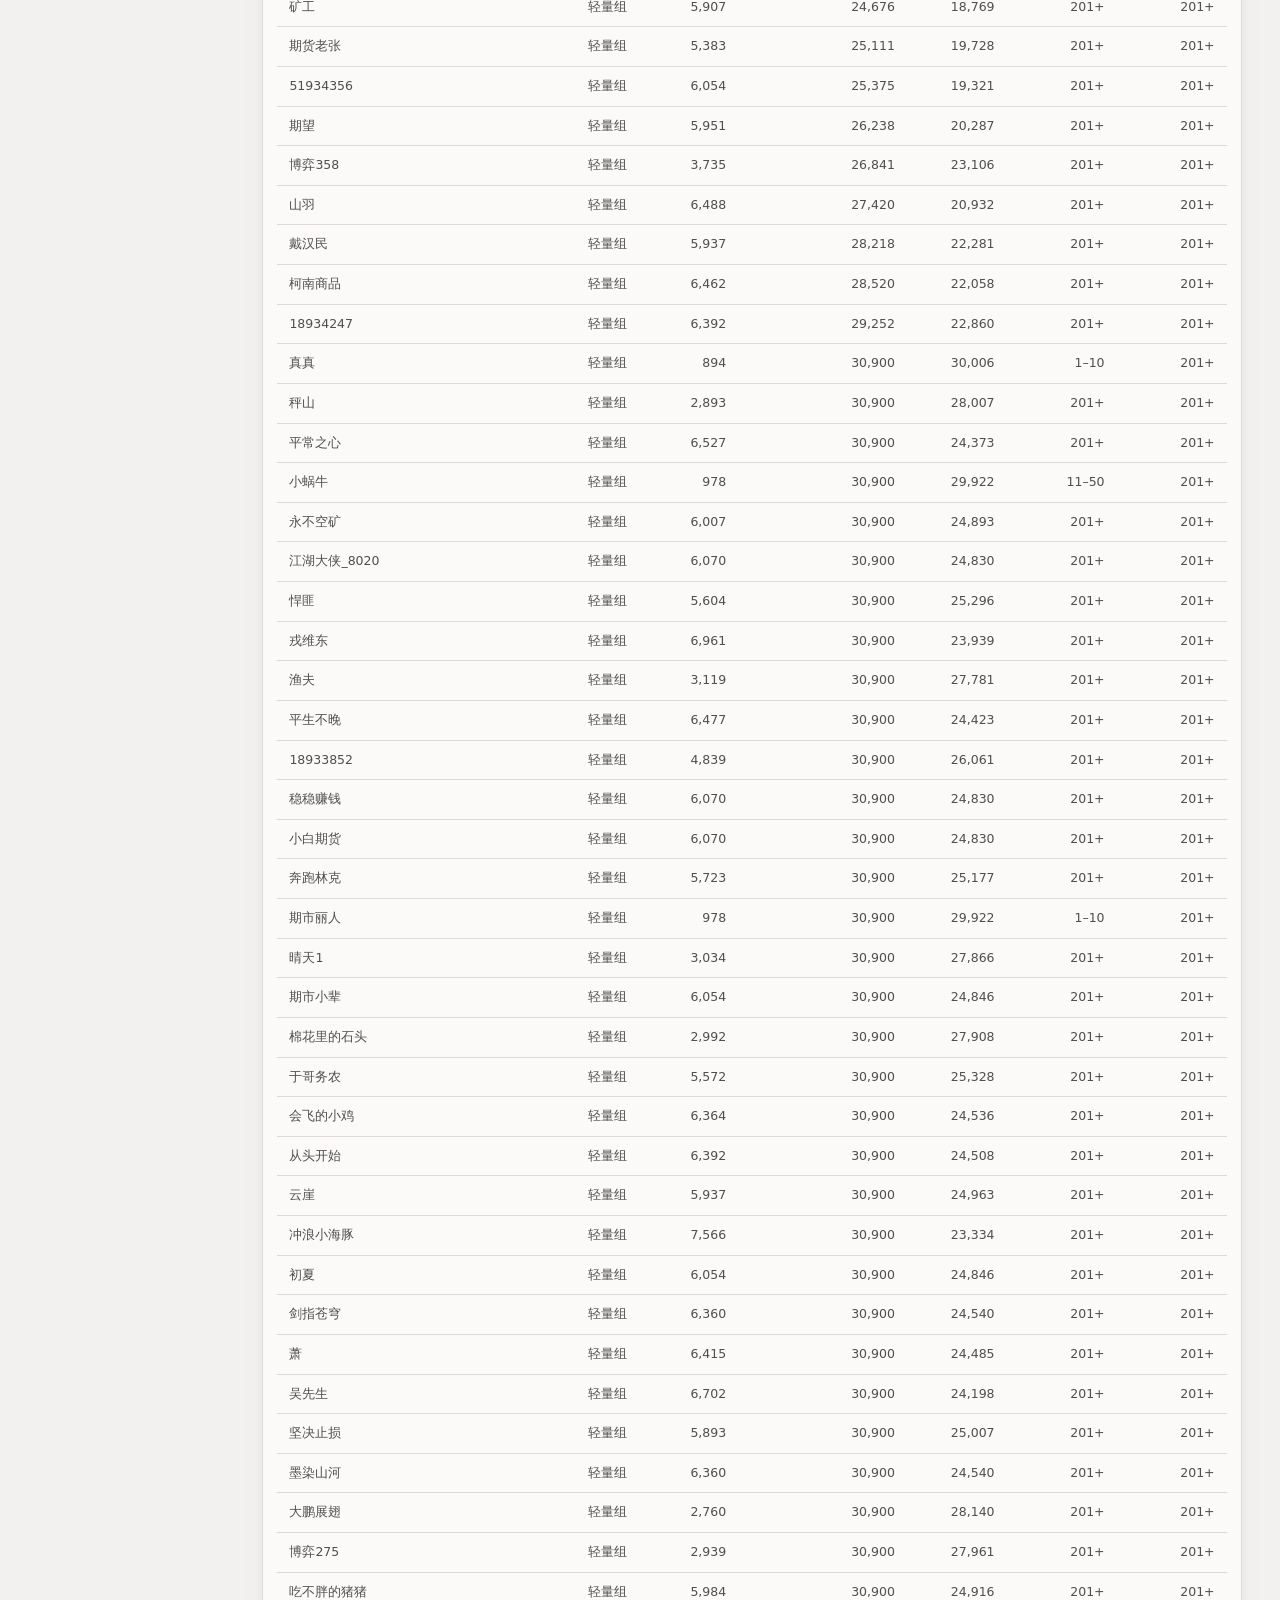
<file: CTA.ANALYTICS/可视化平台/predict.html>
<!DOCTYPE html>
<html lang="zh-CN">
<head>
<meta charset="UTF-8">
<meta name="viewport" content="width=device-width, initial-scale=1.0">
<title>排名预测 · 全国期货实盘交易大赛 · 十年特别奖选手特征分析平台</title>
<link rel="stylesheet" href="assets/css/style.css">
</head>
<body>
<div class="page-shell">
  <aside class="sidebar">
    <a class="brand" href="index.html"><span class="brand-mark" aria-hidden="true"></span><span class="brand-txt">CTA·ANALYTICS</span></a>
    <button class="directory-toggle" type="button" aria-controls="module-directory" aria-expanded="false">
      <span aria-hidden="true">☰</span><span>目录</span>
    </button>
    <nav id="module-directory" class="page-nav" aria-label="分析目录">
      <div class="directory-group"><p>项目概况</p>
        <a href="index.html"><span class="directory-icon" aria-hidden="true">◉</span>研究总览</a>
        <a href="award.html"><span class="directory-icon" aria-hidden="true">☆</span>十年特别奖专题</a>
      </div>
      <div class="directory-group"><p>选手画像</p>
        <a href="players.html"><span class="directory-icon" aria-hidden="true">◎</span>选手综合画像</a>
        <a href="single.html"><span class="directory-icon" aria-hidden="true">▥</span>指标分布</a>
        <a href="cluster.html"><span class="directory-icon" aria-hidden="true">◇</span>多维人群</a>
        <a href="style.html"><span class="directory-icon" aria-hidden="true">◫</span>交易风格</a>
      </div>
      <div class="directory-group"><p>成绩比较与检验</p>
        <a href="rank.html"><span class="directory-icon" aria-hidden="true">≡</span>排名区间对比</a>
        <a href="trend.html"><span class="directory-icon" aria-hidden="true">↗</span>历届表现趋势</a>
        <a href="predict.html" aria-current="page"><span class="directory-icon" aria-hidden="true">⊙</span>第 20 届预测评估</a>
      </div>
    </nav>
  </aside>
  <div class="page-body">
    <main id="content">
<section id="predict" class="section">
  <div class="sec-head">
    <div>
      <h2>排名预测模型</h2>
      <p id="predictLede"></p>
    </div>
  </div>

  <div class="pred-metrics" id="predMetrics"></div>
  <p class="evaluation-note" id="evaluationNote"></p>

  <div class="grid grid-3">
    <div class="card span-2">
      <div class="card-head"><h3>预测与实际名次</h3><span class="hint">测试集（双对数轴），虚线为完全命中线</span></div>
      <div class="chart" id="cPredScatter" style="height:400px"></div>
    </div>
    <div class="card">
      <div class="card-head"><h3>历史样本选模对比</h3><span class="hint" id="impHint"></span></div>
      <div class="chart" id="cPredImp" style="height:400px"></div>
    </div>
  </div>

  <div class="grid grid-3">
    <div class="card">
      <div class="card-head"><h3>名次区间混淆矩阵</h3><span class="hint">行＝实际区间 · 列＝预测区间 · 五档分类</span></div>
      <div class="chart" id="cPredCm" style="height:340px"></div>
    </div>
    <div class="card">
      <div class="card-head"><h3>Top-K 榜单命中率</h3><span class="hint">模型 vs 随机抽样基线</span></div>
      <div class="chart" id="cPredTopK" style="height:340px"></div>
    </div>
    <div class="card">
      <div class="card-head"><h3>残差分布</h3><span class="hint">log(1 + 预测名次) − log(1 + 实际名次)</span></div>
      <div class="chart" id="cPredResid" style="height:340px"></div>
    </div>
  </div>

  <div class="card">
    <div class="card-head">
      <h3 id="predictionTableTitle">第 20 届名次预测</h3>
      <span class="hint" id="top20Hint"></span>
    </div>
    <div class="table-wrap"><table class="dtable" id="predTable"></table></div>
  </div>
</section>
    </main>
    <footer class="foot">
      <div><b>CTA·ANALYTICS</b> · 全国期货实盘交易大赛十年特别奖选手特征分析平台</div>
      <span class="team-credit">Harry and Qing</span>
    </footer>
  </div>
</div>
<script src="assets/js/echarts.min.js"></script>
<script src="assets/data/data.js"></script>
<script src="assets/js/app.js"></script>
</body>
</html>
</file>
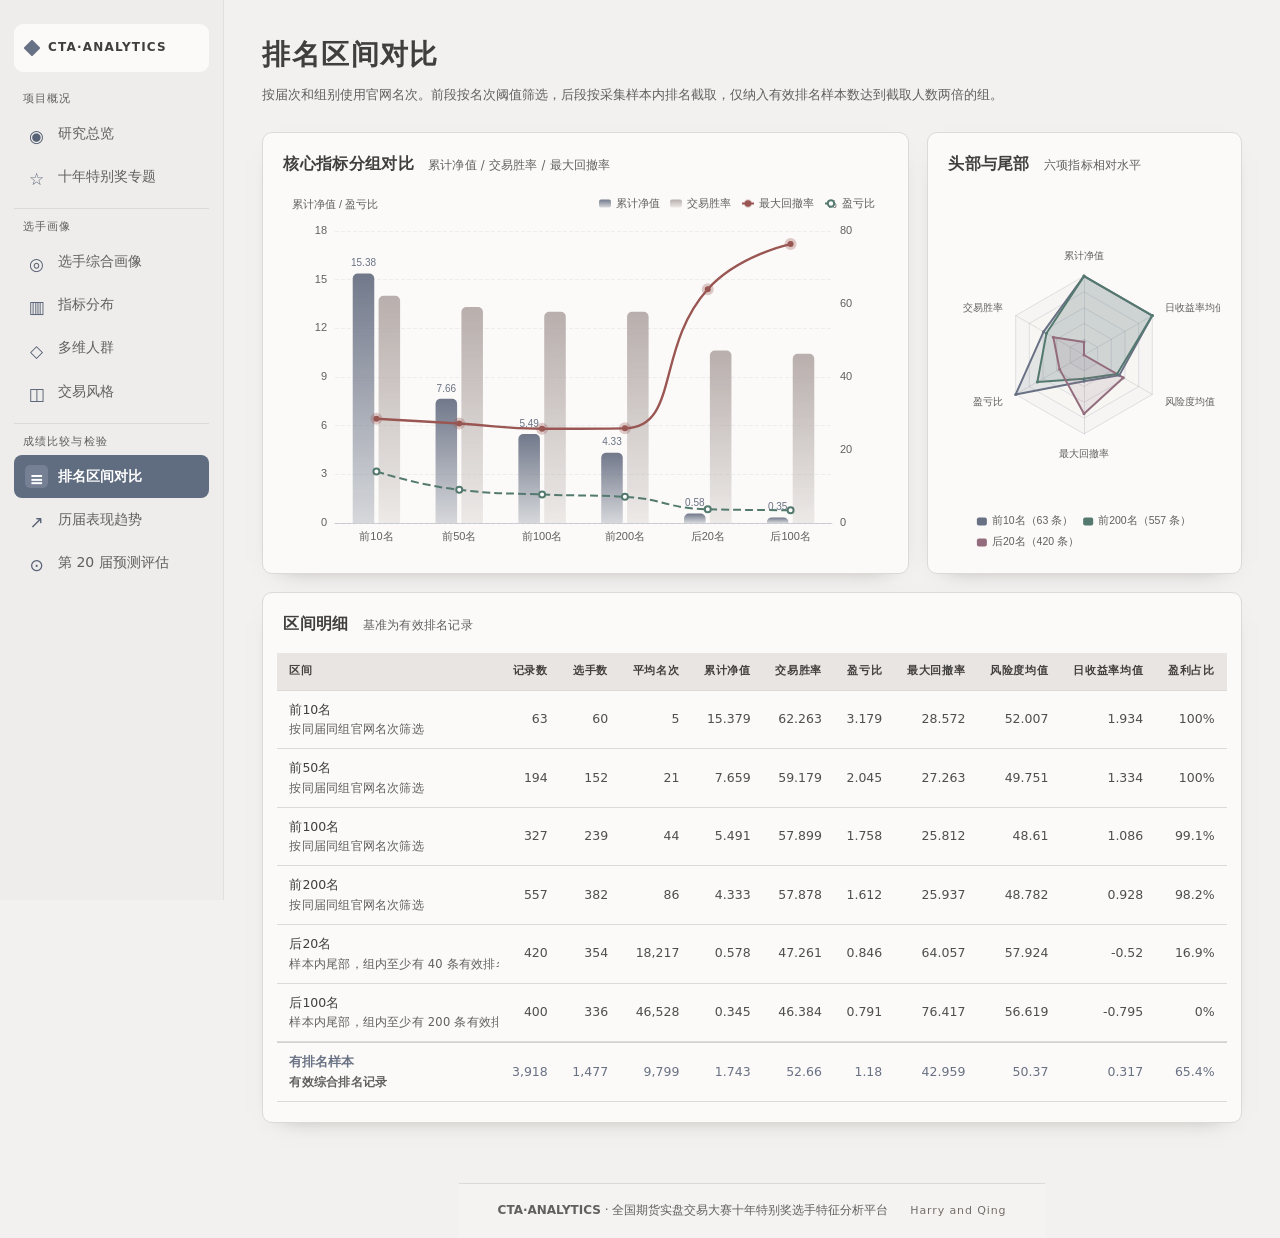
<file: CTA.ANALYTICS/可视化平台/rank.html>
<!DOCTYPE html>
<html lang="zh-CN">
<head>
<meta charset="UTF-8">
<meta name="viewport" content="width=device-width, initial-scale=1.0">
<title>排名区间 · 全国期货实盘交易大赛 · 十年特别奖选手特征分析平台</title>
<link rel="stylesheet" href="assets/css/style.css">
</head>
<body>
<div class="page-shell">
  <aside class="sidebar">
    <a class="brand" href="index.html"><span class="brand-mark" aria-hidden="true"></span><span class="brand-txt">CTA·ANALYTICS</span></a>
    <button class="directory-toggle" type="button" aria-controls="module-directory" aria-expanded="false">
      <span aria-hidden="true">☰</span><span>目录</span>
    </button>
    <nav id="module-directory" class="page-nav" aria-label="分析目录">
      <div class="directory-group"><p>项目概况</p>
        <a href="index.html"><span class="directory-icon" aria-hidden="true">◉</span>研究总览</a>
        <a href="award.html"><span class="directory-icon" aria-hidden="true">☆</span>十年特别奖专题</a>
      </div>
      <div class="directory-group"><p>选手画像</p>
        <a href="players.html"><span class="directory-icon" aria-hidden="true">◎</span>选手综合画像</a>
        <a href="single.html"><span class="directory-icon" aria-hidden="true">▥</span>指标分布</a>
        <a href="cluster.html"><span class="directory-icon" aria-hidden="true">◇</span>多维人群</a>
        <a href="style.html"><span class="directory-icon" aria-hidden="true">◫</span>交易风格</a>
      </div>
      <div class="directory-group"><p>成绩比较与检验</p>
        <a href="rank.html" aria-current="page"><span class="directory-icon" aria-hidden="true">≡</span>排名区间对比</a>
        <a href="trend.html"><span class="directory-icon" aria-hidden="true">↗</span>历届表现趋势</a>
        <a href="predict.html"><span class="directory-icon" aria-hidden="true">⊙</span>第 20 届预测评估</a>
      </div>
    </nav>
  </aside>
  <div class="page-body">
    <main id="content">
<section id="rank" class="section">
  <div class="sec-head">
    <div>
      <h2>排名区间对比</h2>
      <p>按届次和组别使用官网名次。前段按名次阈值筛选，后段按采集样本内排名截取，仅纳入有效排名样本数达到截取人数两倍的组。</p>
    </div>
  </div>

  <div class="grid grid-3">
    <div class="card span-2">
      <div class="card-head"><h3>核心指标分组对比</h3><span class="hint">累计净值 / 交易胜率 / 最大回撤率</span></div>
      <div class="chart" id="cRankBar" style="height:360px"></div>
    </div>
    <div class="card">
      <div class="card-head"><h3>头部与尾部</h3><span class="hint">六项指标相对水平</span></div>
      <div class="chart" id="cRankRadar" style="height:360px"></div>
    </div>
  </div>

  <div class="card">
    <div class="card-head"><h3>区间明细</h3><span class="hint">基准为有效排名记录</span></div>
    <div class="table-wrap"><table class="dtable" id="rankTable"></table></div>
  </div>
</section>
    </main>
    <footer class="foot">
      <div><b>CTA·ANALYTICS</b> · 全国期货实盘交易大赛十年特别奖选手特征分析平台</div>
      <span class="team-credit">Harry and Qing</span>
    </footer>
  </div>
</div>
<script src="assets/js/echarts.min.js"></script>
<script src="assets/data/data.js"></script>
<script src="assets/js/app.js"></script>
</body>
</html>
</file>
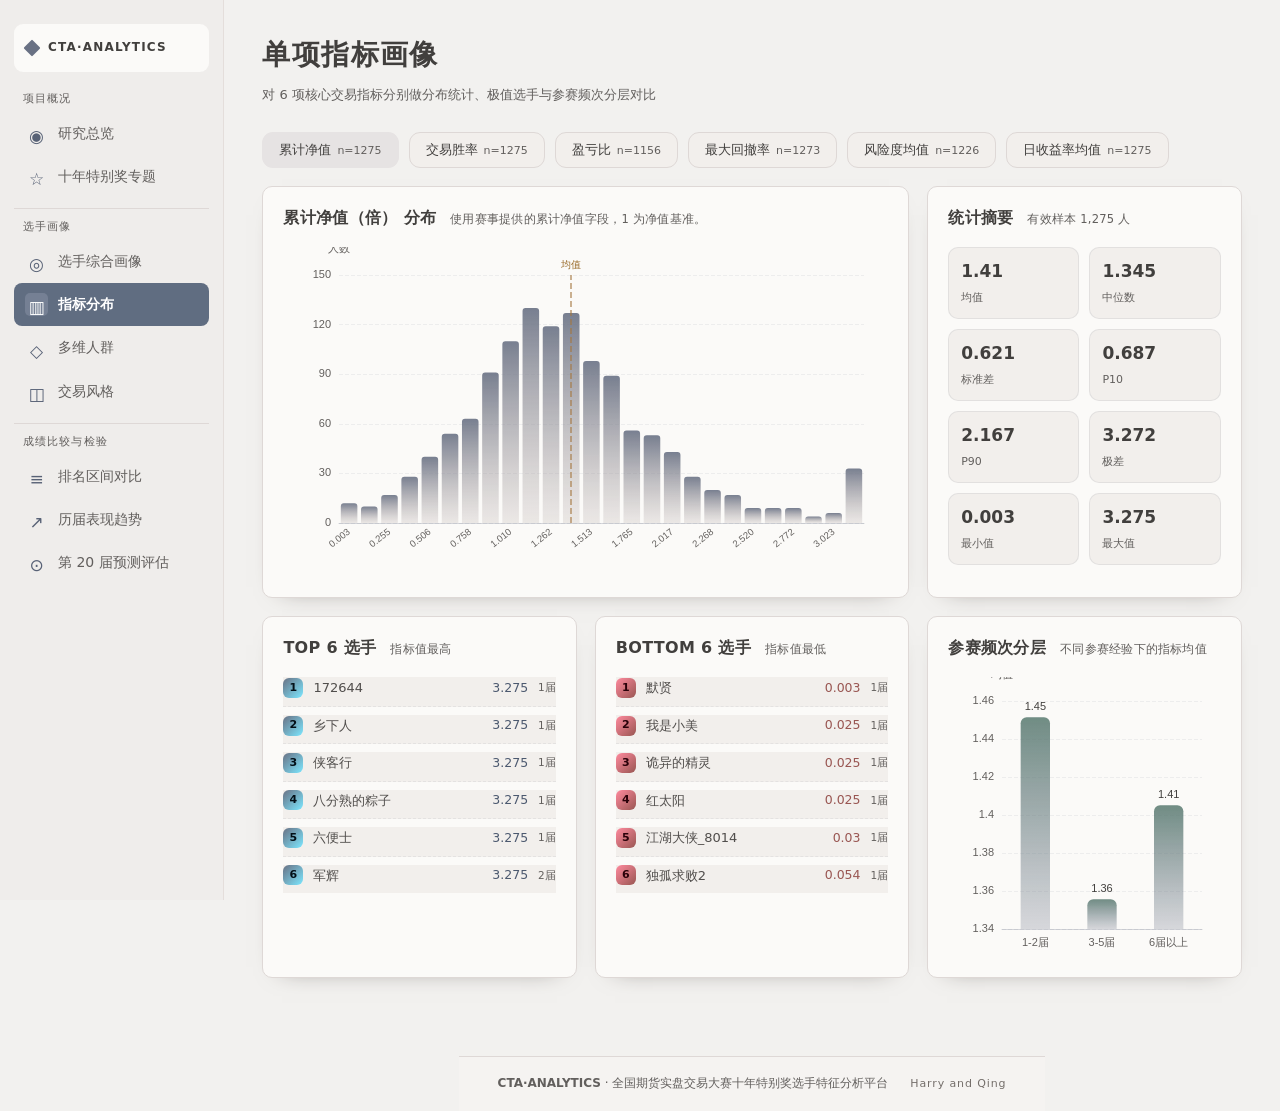
<file: CTA.ANALYTICS/可视化平台/single.html>
<!DOCTYPE html>
<html lang="zh-CN">
<head>
<meta charset="UTF-8">
<meta name="viewport" content="width=device-width, initial-scale=1.0">
<title>单项指标 · 全国期货实盘交易大赛 · 十年特别奖选手特征分析平台</title>
<link rel="stylesheet" href="assets/css/style.css">
</head>
<body>
<div class="page-shell">
  <aside class="sidebar">
    <a class="brand" href="index.html"><span class="brand-mark" aria-hidden="true"></span><span class="brand-txt">CTA·ANALYTICS</span></a>
    <button class="directory-toggle" type="button" aria-controls="module-directory" aria-expanded="false">
      <span aria-hidden="true">☰</span><span>目录</span>
    </button>
    <nav id="module-directory" class="page-nav" aria-label="分析目录">
      <div class="directory-group"><p>项目概况</p>
        <a href="index.html"><span class="directory-icon" aria-hidden="true">◉</span>研究总览</a>
        <a href="award.html"><span class="directory-icon" aria-hidden="true">☆</span>十年特别奖专题</a>
      </div>
      <div class="directory-group"><p>选手画像</p>
        <a href="players.html"><span class="directory-icon" aria-hidden="true">◎</span>选手综合画像</a>
        <a href="single.html" aria-current="page"><span class="directory-icon" aria-hidden="true">▥</span>指标分布</a>
        <a href="cluster.html"><span class="directory-icon" aria-hidden="true">◇</span>多维人群</a>
        <a href="style.html"><span class="directory-icon" aria-hidden="true">◫</span>交易风格</a>
      </div>
      <div class="directory-group"><p>成绩比较与检验</p>
        <a href="rank.html"><span class="directory-icon" aria-hidden="true">≡</span>排名区间对比</a>
        <a href="trend.html"><span class="directory-icon" aria-hidden="true">↗</span>历届表现趋势</a>
        <a href="predict.html"><span class="directory-icon" aria-hidden="true">⊙</span>第 20 届预测评估</a>
      </div>
    </nav>
  </aside>
  <div class="page-body">
    <main id="content">
<section id="single" class="section">
  <div class="sec-head">
    <div>
      <h2>单项指标画像</h2>
      <p>对 6 项核心交易指标分别做分布统计、极值选手与参赛频次分层对比</p>
    </div>
  </div>

  <div class="chips" id="metricChips"></div>

  <div class="grid grid-3">
    <div class="card span-2">
      <div class="card-head">
        <h3 id="singleTitle">—</h3><span class="hint" id="singleHint"></span>
      </div>
      <div class="chart" id="cSingleHist" style="height:330px"></div>
    </div>
    <div class="card">
      <div class="card-head"><h3>统计摘要</h3><span class="hint" id="singleN"></span></div>
      <div class="stat-list" id="singleStats"></div>
    </div>
  </div>

  <div class="grid grid-3">
    <div class="card">
      <div class="card-head"><h3>TOP 6 选手</h3><span class="hint">指标值最高</span></div>
      <ol class="rank-list" id="singleTop"></ol>
    </div>
    <div class="card">
      <div class="card-head"><h3>BOTTOM 6 选手</h3><span class="hint">指标值最低</span></div>
      <ol class="rank-list low" id="singleBottom"></ol>
    </div>
    <div class="card">
      <div class="card-head"><h3>参赛频次分层</h3><span class="hint">不同参赛经验下的指标均值</span></div>
      <div class="chart" id="cSingleFreq" style="height:280px"></div>
    </div>
  </div>
</section>
    </main>
    <footer class="foot">
      <div><b>CTA·ANALYTICS</b> · 全国期货实盘交易大赛十年特别奖选手特征分析平台</div>
      <span class="team-credit">Harry and Qing</span>
    </footer>
  </div>
</div>
<script src="assets/js/echarts.min.js"></script>
<script src="assets/data/data.js"></script>
<script src="assets/js/app.js"></script>
</body>
</html>
</file>
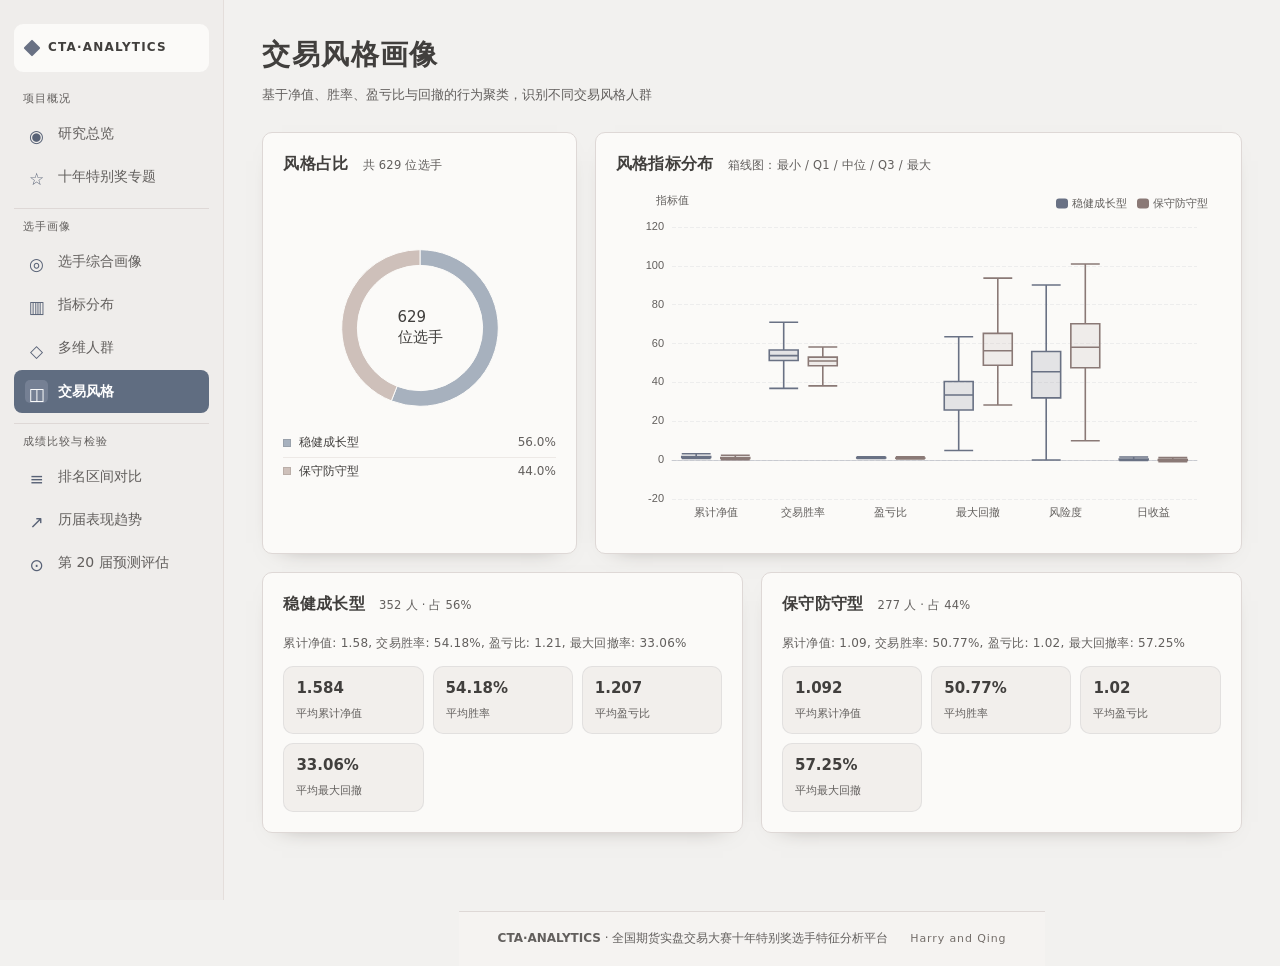
<file: CTA.ANALYTICS/可视化平台/style.html>
<!DOCTYPE html>
<html lang="zh-CN">
<head>
<meta charset="UTF-8">
<meta name="viewport" content="width=device-width, initial-scale=1.0">
<title>交易风格 · 全国期货实盘交易大赛 · 十年特别奖选手特征分析平台</title>
<link rel="stylesheet" href="assets/css/style.css">
</head>
<body>
<div class="page-shell">
  <aside class="sidebar">
    <a class="brand" href="index.html"><span class="brand-mark" aria-hidden="true"></span><span class="brand-txt">CTA·ANALYTICS</span></a>
    <button class="directory-toggle" type="button" aria-controls="module-directory" aria-expanded="false">
      <span aria-hidden="true">☰</span><span>目录</span>
    </button>
    <nav id="module-directory" class="page-nav" aria-label="分析目录">
      <div class="directory-group"><p>项目概况</p>
        <a href="index.html"><span class="directory-icon" aria-hidden="true">◉</span>研究总览</a>
        <a href="award.html"><span class="directory-icon" aria-hidden="true">☆</span>十年特别奖专题</a>
      </div>
      <div class="directory-group"><p>选手画像</p>
        <a href="players.html"><span class="directory-icon" aria-hidden="true">◎</span>选手综合画像</a>
        <a href="single.html"><span class="directory-icon" aria-hidden="true">▥</span>指标分布</a>
        <a href="cluster.html"><span class="directory-icon" aria-hidden="true">◇</span>多维人群</a>
        <a href="style.html" aria-current="page"><span class="directory-icon" aria-hidden="true">◫</span>交易风格</a>
      </div>
      <div class="directory-group"><p>成绩比较与检验</p>
        <a href="rank.html"><span class="directory-icon" aria-hidden="true">≡</span>排名区间对比</a>
        <a href="trend.html"><span class="directory-icon" aria-hidden="true">↗</span>历届表现趋势</a>
        <a href="predict.html"><span class="directory-icon" aria-hidden="true">⊙</span>第 20 届预测评估</a>
      </div>
    </nav>
  </aside>
  <div class="page-body">
    <main id="content">
<section id="style" class="section">
  <div class="sec-head">
    <div>
      <h2>交易风格画像</h2>
      <p>基于净值、胜率、盈亏比与回撤的行为聚类，识别不同交易风格人群</p>
    </div>
  </div>

  <div class="grid grid-3">
    <div class="card">
      <div class="card-head"><h3>风格占比</h3><span class="hint" id="styleTotal"></span></div>
      <div class="chart" id="cStylePie"></div>
    </div>
    <div class="card span-2">
      <div class="card-head"><h3>风格指标分布</h3><span class="hint">箱线图：最小 / Q1 / 中位 / Q3 / 最大</span></div>
      <div class="chart" id="cStyleBox" style="height:340px"></div>
    </div>
  </div>

  <div class="grid grid-2" id="styleCards"></div>
</section>
    </main>
    <footer class="foot">
      <div><b>CTA·ANALYTICS</b> · 全国期货实盘交易大赛十年特别奖选手特征分析平台</div>
      <span class="team-credit">Harry and Qing</span>
    </footer>
  </div>
</div>
<script src="assets/js/echarts.min.js"></script>
<script src="assets/data/data.js"></script>
<script src="assets/js/app.js"></script>
</body>
</html>
</file>
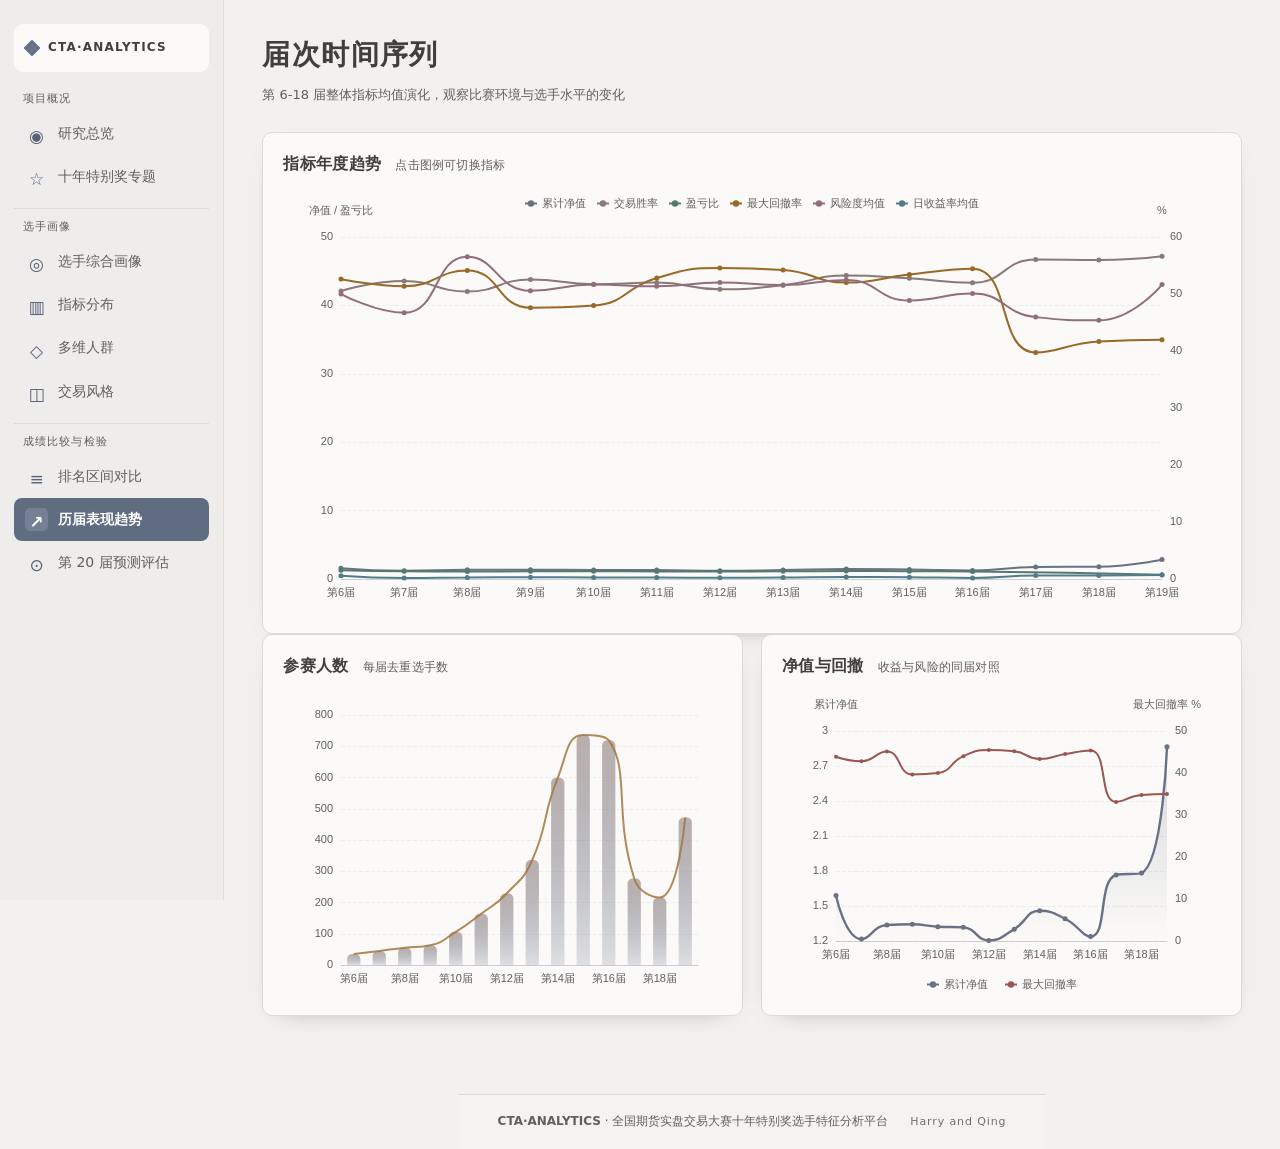
<file: CTA.ANALYTICS/可视化平台/trend.html>
<!DOCTYPE html>
<html lang="zh-CN">
<head>
<meta charset="UTF-8">
<meta name="viewport" content="width=device-width, initial-scale=1.0">
<title>届次趋势 · 全国期货实盘交易大赛 · 十年特别奖选手特征分析平台</title>
<link rel="stylesheet" href="assets/css/style.css">
</head>
<body>
<div class="page-shell">
  <aside class="sidebar">
    <a class="brand" href="index.html"><span class="brand-mark" aria-hidden="true"></span><span class="brand-txt">CTA·ANALYTICS</span></a>
    <button class="directory-toggle" type="button" aria-controls="module-directory" aria-expanded="false">
      <span aria-hidden="true">☰</span><span>目录</span>
    </button>
    <nav id="module-directory" class="page-nav" aria-label="分析目录">
      <div class="directory-group"><p>项目概况</p>
        <a href="index.html"><span class="directory-icon" aria-hidden="true">◉</span>研究总览</a>
        <a href="award.html"><span class="directory-icon" aria-hidden="true">☆</span>十年特别奖专题</a>
      </div>
      <div class="directory-group"><p>选手画像</p>
        <a href="players.html"><span class="directory-icon" aria-hidden="true">◎</span>选手综合画像</a>
        <a href="single.html"><span class="directory-icon" aria-hidden="true">▥</span>指标分布</a>
        <a href="cluster.html"><span class="directory-icon" aria-hidden="true">◇</span>多维人群</a>
        <a href="style.html"><span class="directory-icon" aria-hidden="true">◫</span>交易风格</a>
      </div>
      <div class="directory-group"><p>成绩比较与检验</p>
        <a href="rank.html"><span class="directory-icon" aria-hidden="true">≡</span>排名区间对比</a>
        <a href="trend.html" aria-current="page"><span class="directory-icon" aria-hidden="true">↗</span>历届表现趋势</a>
        <a href="predict.html"><span class="directory-icon" aria-hidden="true">⊙</span>第 20 届预测评估</a>
      </div>
    </nav>
  </aside>
  <div class="page-body">
    <main id="content">
<section id="trend" class="section">
  <div class="sec-head">
    <div>
      <h2>届次时间序列</h2>
      <p>第 6-18 届整体指标均值演化，观察比赛环境与选手水平的变化</p>
    </div>
  </div>

  <div class="card">
    <div class="card-head">
      <h3>指标年度趋势</h3><span class="hint">点击图例可切换指标</span>
    </div>
    <div class="chart" id="cTrend" style="height:420px"></div>
  </div>

  <div class="grid grid-2">
    <div class="card">
      <div class="card-head"><h3>参赛人数</h3><span class="hint">每届去重选手数</span></div>
      <div class="chart" id="cTrendPlayers" style="height:300px"></div>
    </div>
    <div class="card">
      <div class="card-head"><h3>净值与回撤</h3><span class="hint">收益与风险的同届对照</span></div>
      <div class="chart" id="cTrendNetDd" style="height:300px"></div>
    </div>
  </div>
</section>
    </main>
    <footer class="foot">
      <div><b>CTA·ANALYTICS</b> · 全国期货实盘交易大赛十年特别奖选手特征分析平台</div>
      <span class="team-credit">Harry and Qing</span>
    </footer>
  </div>
</div>
<script src="assets/js/echarts.min.js"></script>
<script src="assets/data/data.js"></script>
<script src="assets/js/app.js"></script>
</body>
</html>
</file>
<file: CTA.ANALYTICS/可视化平台/assets/css/style.css>
/* =========================================================
   CTA·ANALYTICS — 深色科技风可视化平台
   ========================================================= */
:root{
  --bg:#04060c;
  --bg2:#070d18;
  --panel:rgba(13,21,36,.72);
  --panel-2:rgba(10,17,30,.9);
  --line:rgba(105,113,132,.16);
  --line-2:rgba(105,113,132,.34);
  --cyan:#697184;
  --violet:#8a7976;
  --green:#54796f;
  --amber:#986927;
  --red:#995652;
  --pink:#936d7d;
  --txt:#413f3d;
  --txt-2:#a7bcd4;
  --dim:#625f5d;
  --mono:'JetBrains Mono','Cascadia Code',Consolas,'Courier New',monospace;
  --sans:'Inter','HarmonyOS Sans SC','Microsoft YaHei','PingFang SC',system-ui,sans-serif;
  --r:16px;
  --sh:0 24px 60px -28px rgba(0,0,0,.9);
}
*{box-sizing:border-box}
html{scroll-behavior:smooth}
body{
  margin:0;background:var(--bg);color:var(--txt);font-family:var(--sans);
  font-size:14.5px;line-height:1.65;-webkit-font-smoothing:antialiased;
  overflow-x:hidden;
}
body::before{
  content:'';position:fixed;inset:0;z-index:0;pointer-events:none;
  background:
    radial-gradient(1200px 600px at 15% -10%,rgba(105,113,132,.10),transparent 60%),
    radial-gradient(900px 520px at 88% 8%,rgba(177,166,164,.13),transparent 62%),
    linear-gradient(180deg,#04060c,#050912 45%,#04060c);
}
/* ---------- 网格 & 光晕 ---------- */
.bg-grid{
  position:fixed;inset:0;z-index:0;pointer-events:none;opacity:.5;
  background-image:
    linear-gradient(rgba(105,113,132,.07) 1px,transparent 1px),
    linear-gradient(90deg,rgba(105,113,132,.07) 1px,transparent 1px);
  background-size:56px 56px;
  mask-image:radial-gradient(circle at 50% 0%,#000 0%,rgba(0,0,0,.5) 45%,transparent 78%);
}
.bg-glow{position:fixed;z-index:0;pointer-events:none;border-radius:50%;filter:blur(90px);opacity:.42}
.bg-glow.g1{width:520px;height:520px;left:-160px;top:120px;background:rgba(105,113,132,.28)}
.bg-glow.g2{width:600px;height:600px;right:-200px;top:620px;background:rgba(177,166,164,.26)}

/* ---------- 启动动画 ---------- */
#boot{
  position:fixed;inset:0;z-index:99;display:flex;flex-direction:column;
  align-items:center;justify-content:center;gap:18px;background:#04060c;
  transition:opacity .55s ease,visibility .55s;
}
#boot.hide{opacity:0;visibility:hidden}
@media (prefers-reduced-motion: reduce){
  #boot{display:none}
  .reveal{opacity:1 !important;transform:none !important}
  *{animation-duration:.001s !important}
}

.boot-ring{
  width:76px;height:76px;border-radius:50%;
  border:2px solid rgba(105,113,132,.15);border-top-color:var(--cyan);
  border-right-color:var(--violet);animation:spin 1s linear infinite;
  box-shadow:0 0 40px rgba(105,113,132,.35);
}
@keyframes spin{to{transform:rotate(360deg)}}
.boot-txt{font-family:var(--mono);letter-spacing:.34em;font-size:12px;color:var(--cyan)}
.boot-txt .dots i{
  display:inline-block;width:4px;height:4px;border-radius:50%;background:var(--cyan);
  margin-left:4px;animation:blink 1.2s infinite;
}
.boot-txt .dots i:nth-child(2){animation-delay:.2s}
.boot-txt .dots i:nth-child(3){animation-delay:.4s}
@keyframes blink{0%,80%,100%{opacity:.15}40%{opacity:1}}
.boot-sub{font-size:12px;color:var(--dim);letter-spacing:.1em}

/* ---------- 顶部导航 ---------- */
.nav{
  position:sticky;top:0;z-index:40;
  backdrop-filter:blur(18px) saturate(140%);
  background:linear-gradient(180deg,rgba(4,7,13,.92),rgba(4,7,13,.62));
  border-bottom:1px solid var(--line);
}
.nav-inner{
  max-width:1480px;margin:0 auto;padding:0 26px;height:62px;
  display:flex;align-items:center;gap:26px;
}
.brand{display:flex;align-items:center;gap:10px;text-decoration:none;color:var(--txt);flex-shrink:0}
.brand-mark{
  width:12px;height:12px;border-radius:3px;display:inline-block;
  background:linear-gradient(135deg,var(--cyan),var(--violet));
  box-shadow:0 0 14px rgba(105,113,132,.85);
  transform:rotate(45deg);
}
.brand-txt{font-family:var(--mono);font-size:14px;letter-spacing:.16em;font-weight:700}
.brand-txt span{color:var(--cyan)}
.nav-links{display:flex;gap:4px;flex:1;overflow-x:auto;scrollbar-width:none}
.nav-links::-webkit-scrollbar{display:none}
.nav-links a{
  color:var(--dim);text-decoration:none;font-size:13px;padding:7px 12px;border-radius:9px;
  white-space:nowrap;transition:.2s;border:1px solid transparent;
}
.nav-links a:hover{color:var(--txt);background:rgba(105,113,132,.08)}
.nav-links a.on{
  color:#413f3d;background:rgba(105,113,132,.10);
  border-color:rgba(105,113,132,.35);box-shadow:0 0 18px -6px rgba(105,113,132,.7) inset;
}
.nav-meta{display:flex;align-items:center;gap:14px;flex-shrink:0;font-family:var(--mono);font-size:11px}
.live{display:flex;align-items:center;gap:6px;color:var(--green);letter-spacing:.08em}
.live i{width:6px;height:6px;border-radius:50%;background:var(--green);box-shadow:0 0 10px var(--green);animation:blink 2s infinite}
.build{color:var(--dim)}


/* ---------- 布局 ---------- */
main{position:relative;z-index:1;max-width:1480px;margin:0 auto;padding:0 26px 80px}
.section{padding:76px 0 8px;position:relative}
.section + .section{border-top:1px solid rgba(105,113,132,.07)}
.grid{display:grid;gap:18px;margin-bottom:18px}
.grid-2{grid-template-columns:repeat(2,minmax(0,1fr))}
.grid-3{grid-template-columns:repeat(3,minmax(0,1fr))}
.span-2{grid-column:span 2}
@media(max-width:1100px){
  .grid-3{grid-template-columns:repeat(2,minmax(0,1fr))}
  .grid-2{grid-template-columns:1fr}
  .span-2{grid-column:span 1}
}
@media(max-width:720px){
  .grid-3{grid-template-columns:1fr}
  main{padding:0 14px 60px}
  .nav-inner{padding:0 14px;gap:12px}
  .nav-meta{display:none}
}

/* ---------- 卡片 ---------- */
.card{
  position:relative;background:var(--panel);border:1px solid var(--line);
  border-radius:var(--r);padding:18px 20px 20px;box-shadow:var(--sh);
  backdrop-filter:blur(14px);overflow:hidden;
}
.card::after{
  content:'';position:absolute;inset:0;pointer-events:none;border-radius:var(--r);
  background:linear-gradient(140deg,rgba(105,113,132,.10),transparent 46%,rgba(177,166,164,.10));
  opacity:.75;
}
.card > *{position:relative;z-index:1}
.card-head{display:flex;align-items:baseline;gap:12px;margin-bottom:10px;flex-wrap:wrap}
.card-head h3{margin:0;font-size:15px;font-weight:600;letter-spacing:.02em}
.card-head h3::before{
  content:'';display:inline-block;width:3px;height:13px;margin-right:8px;border-radius:2px;
  background:linear-gradient(180deg,var(--cyan),var(--violet));vertical-align:-1px;
  box-shadow:0 0 10px rgba(105,113,132,.8);
}
.hint{font-size:11.5px;color:var(--dim);font-family:var(--mono);letter-spacing:.02em}
.chart{width:100%}

/* ---------- 首屏 ---------- */
.hero{padding-top:64px}
.hero-head{max-width:960px;margin-bottom:38px}
.tag{
  display:inline-block;font-family:var(--mono);font-size:11px;letter-spacing:.24em;
  color:var(--cyan);border:1px solid rgba(105,113,132,.35);border-radius:999px;
  padding:5px 14px;margin-bottom:20px;background:rgba(105,113,132,.07);
  box-shadow:0 0 22px -8px rgba(105,113,132,.8);
}
.hero h1{
  font-size:clamp(30px,4.1vw,54px);line-height:1.16;margin:0 0 18px;
  font-weight:800;letter-spacing:-.01em;
}
.grad{background:linear-gradient(100deg,#7df9ff,#5f8bff 42%,#b07bff 78%,#ff7bd5);
  -webkit-background-clip:text;background-clip:text;color:transparent;
  filter:drop-shadow(0 0 26px rgba(95,139,255,.35));}
.lede{color:var(--txt-2);font-size:15px;max-width:820px;margin:0}
.hero-actions{display:flex;gap:12px;margin-top:26px;flex-wrap:wrap}
.btn{
  display:inline-flex;align-items:center;gap:8px;text-decoration:none;color:var(--txt);
  border:1px solid var(--line-2);border-radius:11px;padding:10px 20px;font-size:13.5px;
  background:rgba(105,113,132,.07);transition:.22s;
}
.btn:hover{transform:translateY(-2px);border-color:rgba(105,113,132,.6);color:#fff}
.btn.primary{
  background:linear-gradient(120deg,rgba(105,113,132,.22),rgba(177,166,164,.28));
  border-color:rgba(105,113,132,.55);box-shadow:0 12px 32px -14px rgba(105,113,132,.9);
}

/* ---------- KPI ---------- */
.kpi-grid{display:grid;grid-template-columns:repeat(7,minmax(0,1fr));gap:14px;margin-bottom:22px}
@media(max-width:1240px){.kpi-grid{grid-template-columns:repeat(4,minmax(0,1fr))}}
@media(max-width:720px){.kpi-grid{grid-template-columns:repeat(2,minmax(0,1fr))}}
.kpi{
  position:relative;border:1px solid var(--line);border-radius:14px;padding:16px 16px 14px;
  background:linear-gradient(160deg,rgba(18,28,46,.92),rgba(8,13,24,.82));
  overflow:hidden;transition:.25s;
}
.kpi:hover{transform:translateY(-3px);border-color:rgba(105,113,132,.45);
  box-shadow:0 20px 44px -26px rgba(105,113,132,.85)}
.kpi::before{
  content:'';position:absolute;left:0;top:0;width:100%;height:2px;
  background:linear-gradient(90deg,var(--cyan),var(--violet),transparent);
}
.kpi .k{font-size:11.5px;color:var(--dim);letter-spacing:.1em;font-family:var(--mono)}
.kpi .v{
  font-family:var(--mono);font-size:29px;font-weight:700;line-height:1.25;margin:6px 0 2px;
  background:linear-gradient(120deg,#c9f7ff,#8fbcff 60%,#b98bff);
  -webkit-background-clip:text;background-clip:text;color:transparent;
}
.kpi .v small{font-size:13px;margin-left:2px;-webkit-text-fill-color:var(--txt-2)}
.kpi .s{font-size:11.5px;color:#625f5d;line-height:1.5}

/* ---------- 章节标题 ---------- */
.sec-head{display:flex;gap:20px;align-items:flex-start;margin-bottom:26px}
.sec-idx{
  font-family:var(--mono);font-size:34px;font-weight:800;line-height:1;
  color:transparent;-webkit-text-stroke:1px rgba(105,113,132,.45);
  letter-spacing:.02em;padding-top:4px;
}
.sec-head h2{
  margin:0 0 6px;font-size:clamp(20px,2.3vw,28px);font-weight:700;letter-spacing:-.01em;
}
.sec-head p{margin:0;color:var(--dim);font-size:13px;max-width:900px}

/* ---------- 指标切换 chips ---------- */
.chips{display:flex;gap:10px;flex-wrap:wrap;margin-bottom:18px}
.chip{
  cursor:pointer;border:1px solid var(--line);background:rgba(14,23,39,.8);
  color:var(--txt-2);border-radius:11px;padding:8px 16px;font-size:13px;
  transition:.2s;font-family:var(--sans);
}
.chip:hover{border-color:var(--line-2);color:#fff}
.chip.on{
  color:#413f3d;border-color:rgba(105,113,132,.6);
  background:linear-gradient(120deg,rgba(105,113,132,.20),rgba(177,166,164,.22));
  box-shadow:0 10px 30px -16px rgba(105,113,132,.95);
}
.chip em{font-family:var(--mono);font-style:normal;font-size:11px;color:var(--dim);margin-left:6px}

/* ---------- 统计摘要 ---------- */
.stat-list{display:grid;grid-template-columns:repeat(2,1fr);gap:10px}
.stat{
  border:1px solid rgba(105,113,132,.12);border-radius:10px;padding:9px 12px;
  background:rgba(9,15,27,.7);
}
.stat b{display:block;font-family:var(--mono);font-size:17px;color:#413f3d;font-weight:600}
.stat span{font-size:11px;color:var(--dim)}

/* ---------- 排行列表 ---------- */
.rank-list{list-style:none;margin:0;padding:0;display:flex;flex-direction:column;gap:8px}
.rank-list li{
  display:flex;align-items:center;gap:10px;font-size:13px;
  border-bottom:1px dashed rgba(105,113,132,.10);padding-bottom:7px;
}
.rank-list li:last-child{border-bottom:none}
.rank-list .no{
  width:20px;height:20px;border-radius:6px;display:grid;place-items:center;
  font-family:var(--mono);font-size:11px;color:#031018;font-weight:700;
  background:linear-gradient(135deg,var(--cyan),#7ce7ff);flex-shrink:0;
}
.rank-list.low .no{background:linear-gradient(135deg,#ff8a9e,var(--red));color:#2a0009}
.rank-list .nm{flex:1;overflow:hidden;text-overflow:ellipsis;white-space:nowrap;color:var(--txt-2)}
.rank-list .vl{font-family:var(--mono);color:#4c596f;font-size:12.5px}
.rank-list.low .vl{color:#995652}
.rank-list .sub{font-family:var(--mono);font-size:10.5px;color:var(--dim)}

/* ---------- 数据表 ---------- */
.table-wrap{overflow-x:auto;margin:0 -6px}
.dtable{width:100%;border-collapse:separate;border-spacing:0;font-size:12.5px}
.dtable th{
  text-align:right;font-weight:600;color:var(--dim);font-size:11px;letter-spacing:.06em;
  padding:9px 12px;border-bottom:1px solid var(--line);white-space:nowrap;
  position:sticky;top:0;background:rgba(7,12,21,.96);z-index:2;
}
.dtable th:first-child,.dtable td:first-child{text-align:left}
.dtable td{
  padding:9px 12px;text-align:right;border-bottom:1px solid rgba(105,113,132,.08);
  font-family:var(--mono);color:var(--txt-2);white-space:nowrap;
}
.dtable tbody tr{transition:.16s}
.dtable tbody tr:hover td{background:rgba(105,113,132,.06);color:#413f3d}
.dtable td.name{font-family:var(--sans);color:var(--txt);max-width:220px;overflow:hidden;text-overflow:ellipsis}
.dtable tr.base td{color:var(--cyan);border-top:1px solid rgba(105,113,132,.3)}
.dtable tr.base td.name{color:var(--cyan);font-weight:600}
.badge{
  display:inline-block;font-family:var(--mono);font-size:10.5px;padding:2px 8px;border-radius:999px;
  border:1px solid var(--line-2);color:var(--cyan);background:rgba(105,113,132,.08);
}
.badge.gold{color:#ffd479;border-color:rgba(164,118,63,.45);background:rgba(164,118,63,.10)}
.badge.silver{color:#cfe0ff;border-color:rgba(207,224,255,.4);background:rgba(207,224,255,.10)}
.badge.bronze{color:#ffb08a;border-color:rgba(255,176,138,.42);background:rgba(255,176,138,.10)}

/* ---------- 顶级选手横滑卡 ---------- */
.top-scroll{
  display:grid;grid-auto-flow:column;grid-auto-columns:270px;gap:12px;
  overflow-x:auto;padding:4px 2px 12px;scrollbar-width:thin;
}
.top-scroll::-webkit-scrollbar{height:6px}
.top-scroll::-webkit-scrollbar-thumb{background:rgba(105,113,132,.35);border-radius:6px}
.tp{
  border:1px solid var(--line);border-radius:12px;padding:13px 14px;
  background:linear-gradient(165deg,rgba(20,31,52,.9),rgba(8,13,24,.85));
  transition:.22s;
}
.tp:hover{border-color:rgba(105,113,132,.45);transform:translateY(-3px)}
.tp .nm{font-size:14px;color:#413f3d;font-weight:600;margin-bottom:2px}
.tp .rk{font-family:var(--mono);font-size:11px;color:var(--dim);margin-bottom:8px}
.tp .tx{font-size:12px;color:var(--txt-2);line-height:1.55}
.tp .tx i{color:var(--dim);font-style:normal}

/* ---------- 预测区 ---------- */
.pred-metrics{
  display:grid;grid-template-columns:repeat(6,minmax(0,1fr));gap:12px;margin-bottom:18px;
}
@media(max-width:1100px){.pred-metrics{grid-template-columns:repeat(3,minmax(0,1fr))}}
@media(max-width:640px){.pred-metrics{grid-template-columns:repeat(2,minmax(0,1fr))}}
.pm{
  border:1px solid var(--line);border-radius:12px;padding:13px 15px;
  background:linear-gradient(150deg,rgba(16,26,44,.94),rgba(7,12,22,.86));
  position:relative;overflow:hidden;
}
.pm::after{
  content:'';position:absolute;right:-24px;top:-24px;width:70px;height:70px;border-radius:50%;
  background:radial-gradient(circle,rgba(105,113,132,.22),transparent 70%);
}
.pm .k{font-size:11px;color:var(--dim);font-family:var(--mono);letter-spacing:.08em}
.pm .v{font-family:var(--mono);font-size:22px;font-weight:700;color:#413f3d;margin-top:4px}
.pm .v small{font-size:12px;color:var(--dim);margin-left:3px}
.pm .s{font-size:11px;color:#625f5d;margin-top:2px}

/* ---------- 选手检索 ---------- */
.player-wrap{display:grid;grid-template-columns:330px minmax(0,1fr);gap:18px}
@media(max-width:980px){.player-wrap{grid-template-columns:1fr}}
.player-side{padding:16px}
.search{position:relative;margin-bottom:12px}
.search input{
  width:100%;padding:10px 14px;border-radius:11px;font-size:13px;
  background:rgba(5,10,19,.92);border:1px solid var(--line-2);color:var(--txt);
  outline:none;transition:.2s;font-family:var(--sans);
}
.search input:focus{border-color:rgba(105,113,132,.65);box-shadow:0 0 0 3px rgba(105,113,132,.10)}
.search input::placeholder{color:#625f5d}
.search-count{
  position:absolute;right:12px;top:50%;transform:translateY(-50%);
  font-family:var(--mono);font-size:10.5px;color:var(--dim);
}
.player-list{
  list-style:none;margin:0;padding:0;max-height:520px;overflow-y:auto;
  scrollbar-width:thin;
}
.player-list::-webkit-scrollbar{width:6px}
.player-list::-webkit-scrollbar-thumb{background:rgba(105,113,132,.32);border-radius:6px}
.player-list li{
  display:flex;align-items:center;gap:8px;padding:8px 10px;border-radius:9px;
  cursor:pointer;font-size:12.8px;color:var(--txt-2);transition:.16s;
  border:1px solid transparent;
}
.player-list li:hover{background:rgba(105,113,132,.08);color:#fff}
.player-list li.on{
  background:rgba(105,113,132,.10);border-color:rgba(105,113,132,.4);color:#413f3d;
}
.player-list .nm{flex:1;overflow:hidden;text-overflow:ellipsis;white-space:nowrap}
.player-list .tagm{
  font-family:var(--mono);font-size:10px;color:var(--dim);
  border:1px solid rgba(105,113,132,.22);border-radius:5px;padding:1px 5px;
}
.player-main{min-height:520px}
.empty{height:480px;display:grid;place-items:center;color:#625f5d;font-size:13px}
.pd-head{display:flex;align-items:flex-start;justify-content:space-between;gap:16px;flex-wrap:wrap}
.pd-name{font-size:20px;font-weight:700;color:#413f3d;margin:0 0 4px}
.pd-sub{font-family:var(--mono);font-size:11.5px;color:var(--dim)}
.pd-tags{display:flex;gap:8px;flex-wrap:wrap;margin-top:10px}
.pd-grid{display:grid;grid-template-columns:minmax(0,1fr) minmax(0,1fr);gap:16px;margin-top:14px}
@media(max-width:860px){.pd-grid{grid-template-columns:1fr}}
.pd-stats{display:grid;grid-template-columns:repeat(3,1fr);gap:9px}
.pd-stats .stat b{font-size:15px}

/* ---------- 结论 ---------- */
.concl-grid{display:grid;grid-template-columns:repeat(2,minmax(0,1fr));gap:16px}
@media(max-width:900px){.concl-grid{grid-template-columns:1fr}}
.concl{
  position:relative;border:1px solid var(--line);border-radius:var(--r);padding:20px 22px;
  background:linear-gradient(150deg,rgba(17,27,46,.92),rgba(8,13,24,.86));
  overflow:hidden;transition:.25s;
}
.concl::before{
  content:'';position:absolute;left:0;top:20px;bottom:20px;width:3px;border-radius:3px;
  background:linear-gradient(180deg,var(--cyan),var(--violet));
  box-shadow:0 0 16px rgba(105,113,132,.7);
}
.concl:hover{transform:translateY(-3px);border-color:rgba(105,113,132,.4);
  box-shadow:0 26px 60px -34px rgba(105,113,132,.85)}
.concl h4{margin:0 0 8px;font-size:15px;color:#413f3d;letter-spacing:.02em}
.concl p{margin:0;font-size:13px;color:var(--txt-2);line-height:1.85}
.concl .n{
  position:absolute;right:16px;top:10px;font-family:var(--mono);font-size:34px;font-weight:800;
  color:transparent;-webkit-text-stroke:1px rgba(105,113,132,.16);
}

/* ---------- 页脚 ---------- */
.foot{
  position:relative;z-index:1;border-top:1px solid var(--line);
  max-width:1480px;margin:0 auto;padding:26px;
  display:flex;justify-content:space-between;gap:16px;flex-wrap:wrap;
  font-size:12px;color:var(--dim);
}
.foot-brand{display:flex;align-items:center;gap:9px}
.foot-brand b{font-family:var(--mono);color:var(--txt-2);letter-spacing:.1em}
.foot-meta{font-family:var(--mono);font-size:11px}

/* ---------- 滚动显现 ---------- */
.reveal{opacity:0;transform:translateY(26px);transition:opacity .7s ease,transform .7s cubic-bezier(.2,.7,.2,1)}
.reveal.in{opacity:1;transform:none}

/* ---------- 全局滚动条 ---------- */
::-webkit-scrollbar{width:9px;height:9px}
::-webkit-scrollbar-track{background:#04070d}
::-webkit-scrollbar-thumb{background:rgba(105,113,132,.28);border-radius:9px}
::-webkit-scrollbar-thumb:hover{background:rgba(105,113,132,.45)}
::selection{background:rgba(105,113,132,.28)}



/* 暖灰纸面与雾蓝图表 */
:root {
  color-scheme: light;
  --bg:#f2f1ef;
  --bg2:#eae6e4;
  --panel:#fbfaf8;
  --panel-2:#f7f5f2;
  --line:#ded8d6;
  --line-2:#b1a6a4;
  --txt:#413f3d;
  --txt-2:#514e4c;
  --dim:#625f5d;
  --r:10px;
  --sh:0 9px 24px -20px #77706c;
  --mono: 'Inter','Microsoft YaHei',system-ui,sans-serif;
  --serif:'Noto Serif SC','Songti SC','SimSun',Georgia,serif;
}
body::before,.card::after,.card-head h3::before,.pm::after,.kpi::before,.concl::before,.concl .n {display:none}
#boot {background:var(--bg)}
.boot-ring {width:36px;height:36px;box-shadow:none}
.nav {background:rgba(250,249,247,.97);backdrop-filter:blur(10px)}
.brand-mark {border-radius:1px;background:#697184;box-shadow:none}
.nav-links a {border-radius:5px;padding-inline:10px}
.nav-links a.on,.nav-links a:hover,.chip.on,.chip:hover {background:#e6e3e3;color:var(--txt);border-color:transparent;box-shadow:none}
main {max-width:1410px;padding-inline:clamp(16px,4vw,58px)}
.section {scroll-margin-top:64px;padding-top:56px}
.section + .section {border-color:var(--line);margin-top:34px}
.hero {padding-top:32px}
.hero-head {
  max-width:none;padding:clamp(26px,5vw,68px);margin-bottom:20px;
  background:linear-gradient(115deg,#faf8f5 16%,#ece8e7 62%,#d8cfd0 100%);
  border:1px solid #ded7d5;border-radius:var(--r);
}
.tag {background:none;border:none;box-shadow:none;padding:0;letter-spacing:.12em;color:var(--dim)}
.hero h1 {font-family:var(--serif);font-size:clamp(28px,4.2vw,58px);font-weight:600;line-height:1.24;letter-spacing:.025em}
.grad {background:none;color:#586276;filter:none}
.lede {max-width:65ch}
.btn {border-radius:6px;background:#fbfaf8}
.btn.primary,.btn.primary:hover {background:#596377;color:#fff;border-color:#596377;box-shadow:none}
.btn:hover {color:var(--txt);border-color:var(--cyan);transform:none}
.card {backdrop-filter:none}
.card-head {gap:8px 14px;margin-bottom:16px}
.card-head h3 {font-size:16px}
.sec-head h2 {font-family:var(--serif);font-weight:600;letter-spacing:.05em}
.kpi,.pm,.tp,.concl {background:var(--panel);border:1px solid var(--line);border-radius:var(--r);box-shadow:var(--sh)}
.kpi .v {background:none;color:#4c596f}
.kpi .v,.pm .v,.dtable {font-variant-numeric:tabular-nums}
.kpi:hover,.pm:hover,.tp:hover,.concl:hover {transform:none;box-shadow:var(--sh)}
.chip,.stat,.search input,.player-list li,.pd-tags .tagm,.player-list .tagm,.rank-list li {background:#f2efec;color:var(--txt)}
.player-list li.on,.player-list li:hover,.dtable tbody tr:hover td {background:#e9e5e4;color:var(--txt)}
.dtable th,.badge,.foot {background:#e9e5e3;color:var(--txt)}
.dtable td {border-color:var(--line)}
.badge.gold,.badge.silver,.badge.bronze {color:#645646}
:focus-visible {outline:2px solid #596377;outline-offset:3px}
@media(max-width:720px) {
  .hero-head {padding:24px 20px}
  .nav-inner {gap:10px}
  .brand-txt {font-size:11px}
  .section {padding-top:34px}
  .card {padding-inline:14px}
}

/* 独立页面与侧栏目录 */
.page-shell {
  display:grid;
  grid-template-columns:190px minmax(0,1fr);
  min-height:100vh;
}
.sidebar {
  position:sticky;
  top:0;
  z-index:10;
  align-self:start;
  min-height:100vh;
  padding:32px 18px;
  background:#faf9f7;
  border-right:1px solid var(--line);
}
.sidebar .brand {margin:0 4px 34px}
.sidebar .brand-txt {font-size:12px;letter-spacing:.1em}
.page-nav {display:grid;gap:5px}
.page-nav a {
  display:block;
  padding:9px 12px;
  border-radius:6px;
  color:var(--dim);
  text-decoration:none;
  white-space:nowrap;
}
.page-nav a:hover {background:#efedeb;color:var(--txt)}
.page-nav a[aria-current=page] {
  background:#e9e8e9;
  color:#48566b;
  box-shadow:inset 2px 0 #697184;
  font-weight:600;
}
.page-body {min-width:0;display:flex;flex-direction:column}
.page-body main {width:100%;flex:1;padding-bottom:52px;padding-inline:clamp(18px,3vw,50px)}
.page-body .section {padding-top:32px}
.page-body .foot {
  display:flex;justify-content:space-between;align-items:baseline;gap:8px 22px;
  padding:17px clamp(18px,3vw,50px);
  background:#f5f3f1;color:var(--dim);font-size:12px;border-top:1px solid var(--line);
}
.team-credit {color:#746e6a;font-size:11px;letter-spacing:.08em;white-space:nowrap}

/* 图例用比例表呈现，圆环保留真实扇区角度。 */
.composition {display:grid;grid-template-columns:minmax(0,1fr);justify-items:center;gap:6px}
.composition-plot {width:min(100%,174px);height:174px}
.composition-key {list-style:none;width:100%;max-width:360px;margin:0;padding:0}
.composition-key li {
  display:grid;
  grid-template-columns:8px minmax(0,1fr) auto;
  align-items:center;
  gap:8px;
  padding:4px 0;
  border-bottom:1px solid #ede9e6;
  font-size:12px;
}
.composition-key li:last-child {border-bottom:0}
.composition-swatch {width:8px;height:8px;border:1px solid rgba(65,63,61,.14)}
.composition-value {font-variant-numeric:tabular-nums;color:var(--dim)}
@media(min-width:900px) {
  #style .composition {min-height:340px;align-content:center;gap:14px}
}
.directory-toggle {display:none}
@media(max-width:850px) {
  .page-shell {grid-template-columns:48px minmax(0,1fr)}
  .sidebar {
    min-height:100vh;
    padding:12px 5px;
    border-right:1px solid var(--line);
    border-bottom:0;
  }
  .sidebar .brand {display:none}
  .directory-toggle {
    display:grid;
    justify-items:center;
    gap:2px;
    width:100%;
    padding:8px 0;
    border:1px solid var(--line);
    border-radius:6px;
    background:var(--panel);
    color:var(--txt);
    font:inherit;
    font-size:10px;
    cursor:pointer;
  }
  .directory-toggle span:first-child {font-size:15px;line-height:1}
  .directory-toggle[aria-expanded=true] {background:#e9e8e9;color:#48566b}
  .page-nav {
    display:none;
    position:absolute;
    top:12px;
    left:100%;
    width:min(180px,calc(100vw - 56px));
    max-height:calc(100dvh - 24px);
    overflow-y:auto;
    padding:8px;
    border:1px solid var(--line);
    border-radius:0 8px 8px 0;
    background:#faf9f7;
    box-shadow:0 12px 30px -12px #746e6a;
  }
  .directory-toggle[aria-expanded=true] + .page-nav {display:grid}
  .page-body main {padding-inline:12px}
  .page-body .section {padding-top:20px}
  .page-body .foot {padding-inline:12px}
}
@media(max-width:600px) {
  .page-body .foot {flex-wrap:wrap}
}

/* 按研究主题分组的弹出目录 */
.page-shell {grid-template-columns:66px minmax(0,1fr)}
.sidebar {min-height:100vh;padding:16px 8px}
.sidebar .brand {display:none}
.directory-toggle {
  display:grid;justify-items:center;gap:4px;width:100%;padding:10px 0;
  border:1px solid var(--line);border-radius:8px;background:var(--panel);
  color:var(--txt);font:inherit;font-size:12px;cursor:pointer;
}
.directory-toggle span:first-child {font-size:19px;line-height:1}
.page-nav {
  display:none;position:absolute;top:16px;left:100%;width:min(264px,calc(100vw - 72px));
  max-height:calc(100dvh - 32px);overflow-y:auto;padding:14px;
  border:1px solid var(--line);border-radius:0 12px 12px 0;
  background:#faf9f7;box-shadow:0 20px 48px -18px #746e6a;
}
.directory-toggle[aria-expanded=true] + .page-nav {display:grid}
.directory-group + .directory-group {border-top:1px solid var(--line);padding-top:9px;margin-top:5px}
.directory-group p {margin:0 0 4px 9px;color:var(--dim);font-size:11px;letter-spacing:.1em}
.page-nav a {display:flex;align-items:center;gap:10px;font-size:14px;padding:9px}
.directory-icon {width:23px;height:23px;display:grid;place-items:center;border-radius:5px;background:#eeebe9;color:#586276}
@media(max-width:600px) {
  .page-shell {grid-template-columns:48px minmax(0,1fr)}
  .sidebar {padding-inline:5px}
}
.profile-themes {display:grid;grid-template-columns:repeat(auto-fit,minmax(min(100%,150px),1fr));gap:10px;margin-top:16px}
.profile-theme {padding:12px;border:1px solid var(--line);border-radius:8px;background:#f4f1ee}
.profile-theme h4,.profile-history h4 {margin:0 0 8px;font-size:14px}
.profile-theme dl {margin:0}
.profile-theme dl div {display:flex;justify-content:space-between;gap:5px;padding:3px 0}
.profile-theme dt {font-size:12px;color:var(--dim)}
.profile-theme dd {margin:0;font-variant-numeric:tabular-nums}
.profile-history {margin-top:18px}
.evaluation-note {padding:10px 14px;background:#ece8e5;border-left:2px solid #697184;color:var(--dim);font-size:13px;margin:0 0 18px}

/* 纵向图标目录 */
@media(min-width:851px) {
  .page-shell {grid-template-columns:224px minmax(0,1fr)}
  .sidebar {max-height:100vh;overflow:auto;background:#efedeb;padding:24px 14px;border-right-color:#e4dedb}
  .sidebar .brand {display:flex;background:#fbfaf8;padding:14px 12px;margin:0 0 18px;border-radius:9px}
  .directory-toggle {display:none}
  .page-nav {display:grid;position:static;width:auto;max-height:none;overflow:visible;padding:0;border:0;border-radius:0;background:none;box-shadow:none}
}
.page-nav a {padding:10px 11px;min-height:42px;border-radius:8px}
.page-nav a[aria-current=page] {background:#606d81;color:#fff;box-shadow:none}
.page-nav a[aria-current=page] .directory-icon {background:#758094;color:#fff}
.directory-icon {font-size:17px;background:transparent}
.directory-group p {color:#625f5d}
</file>
